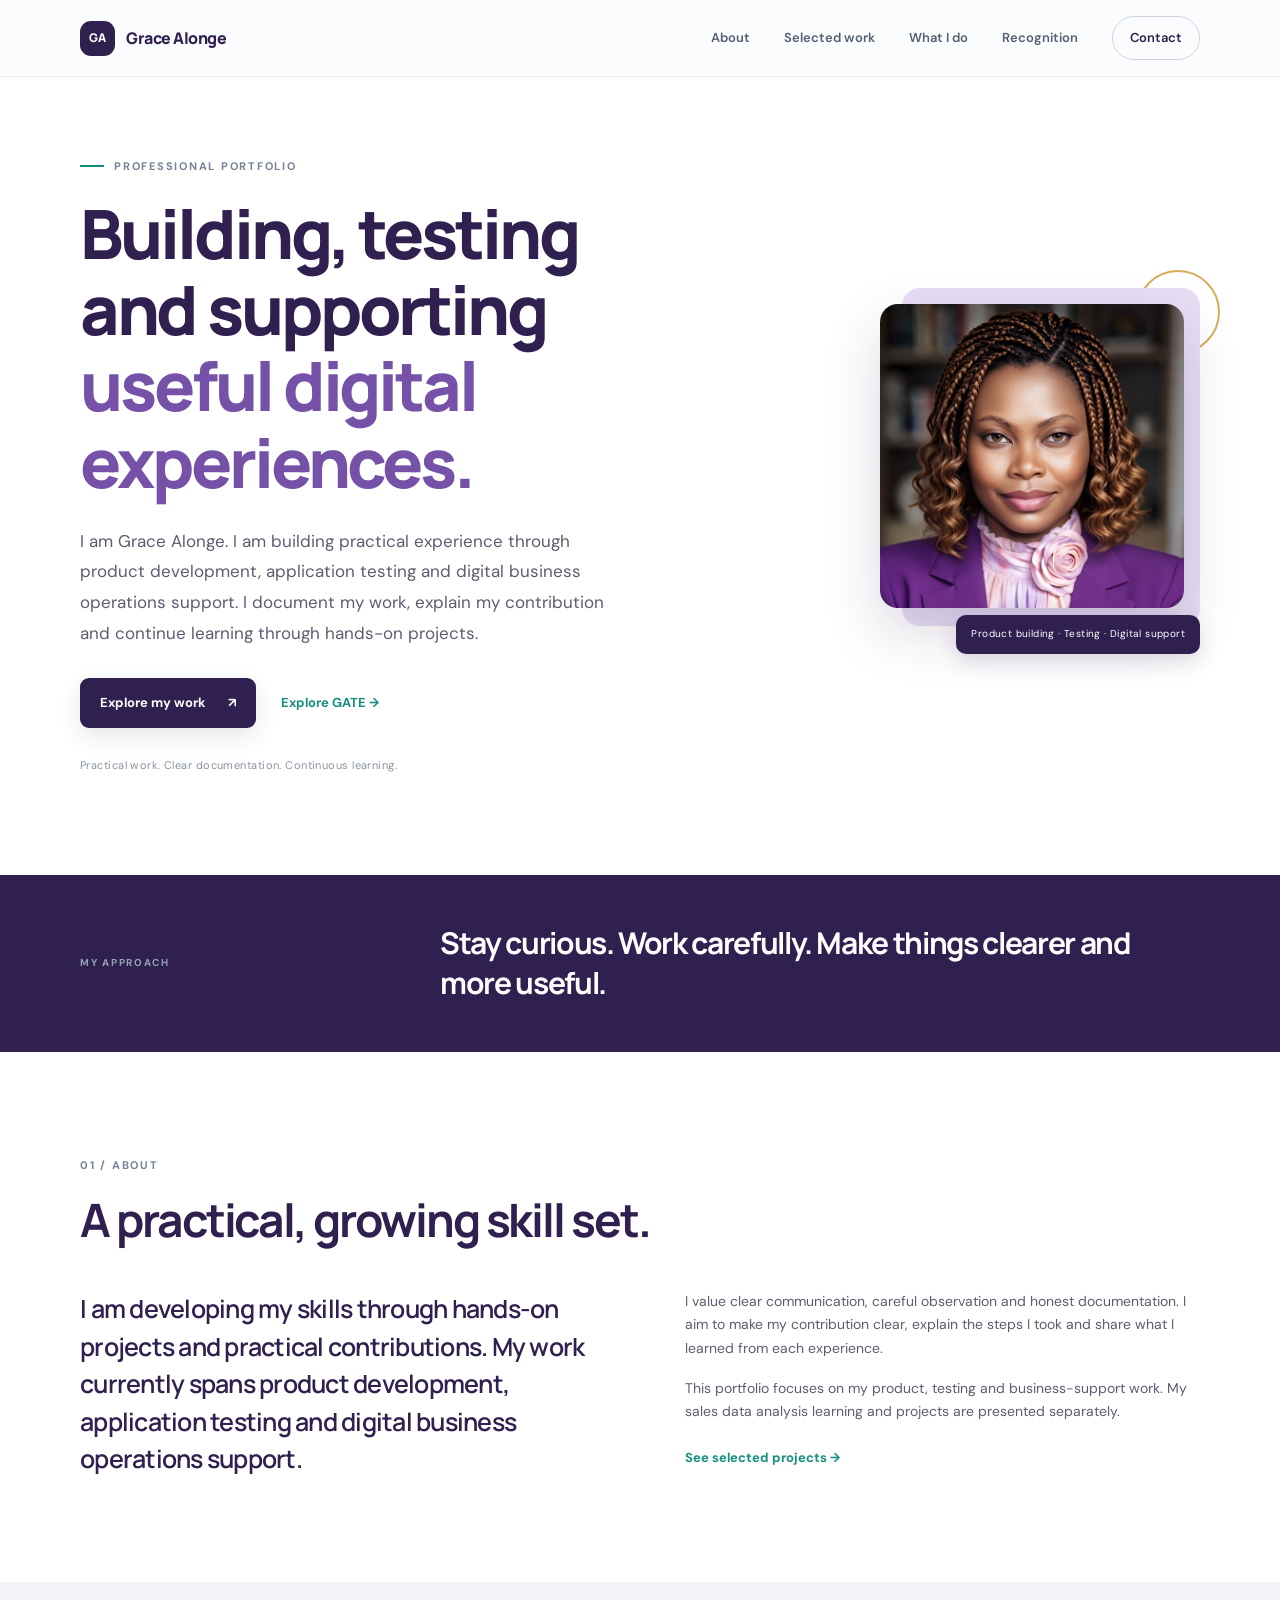
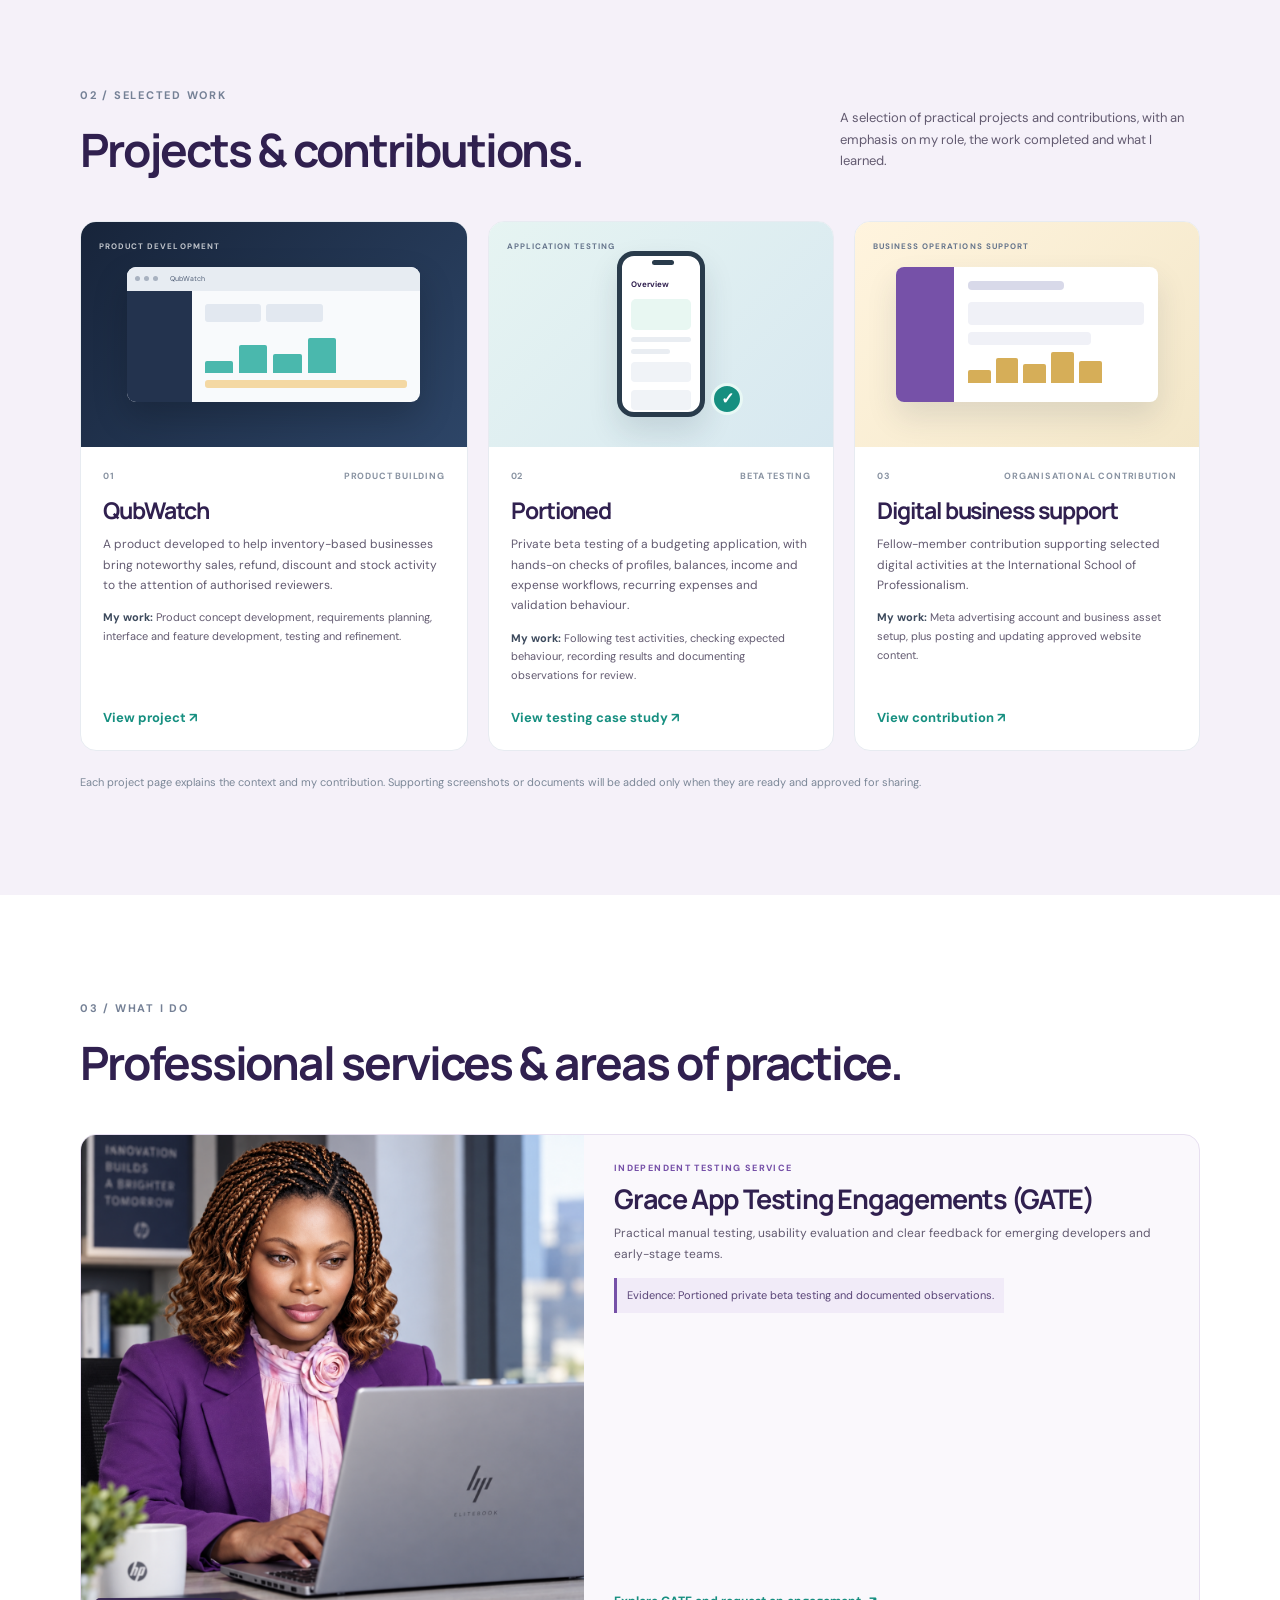
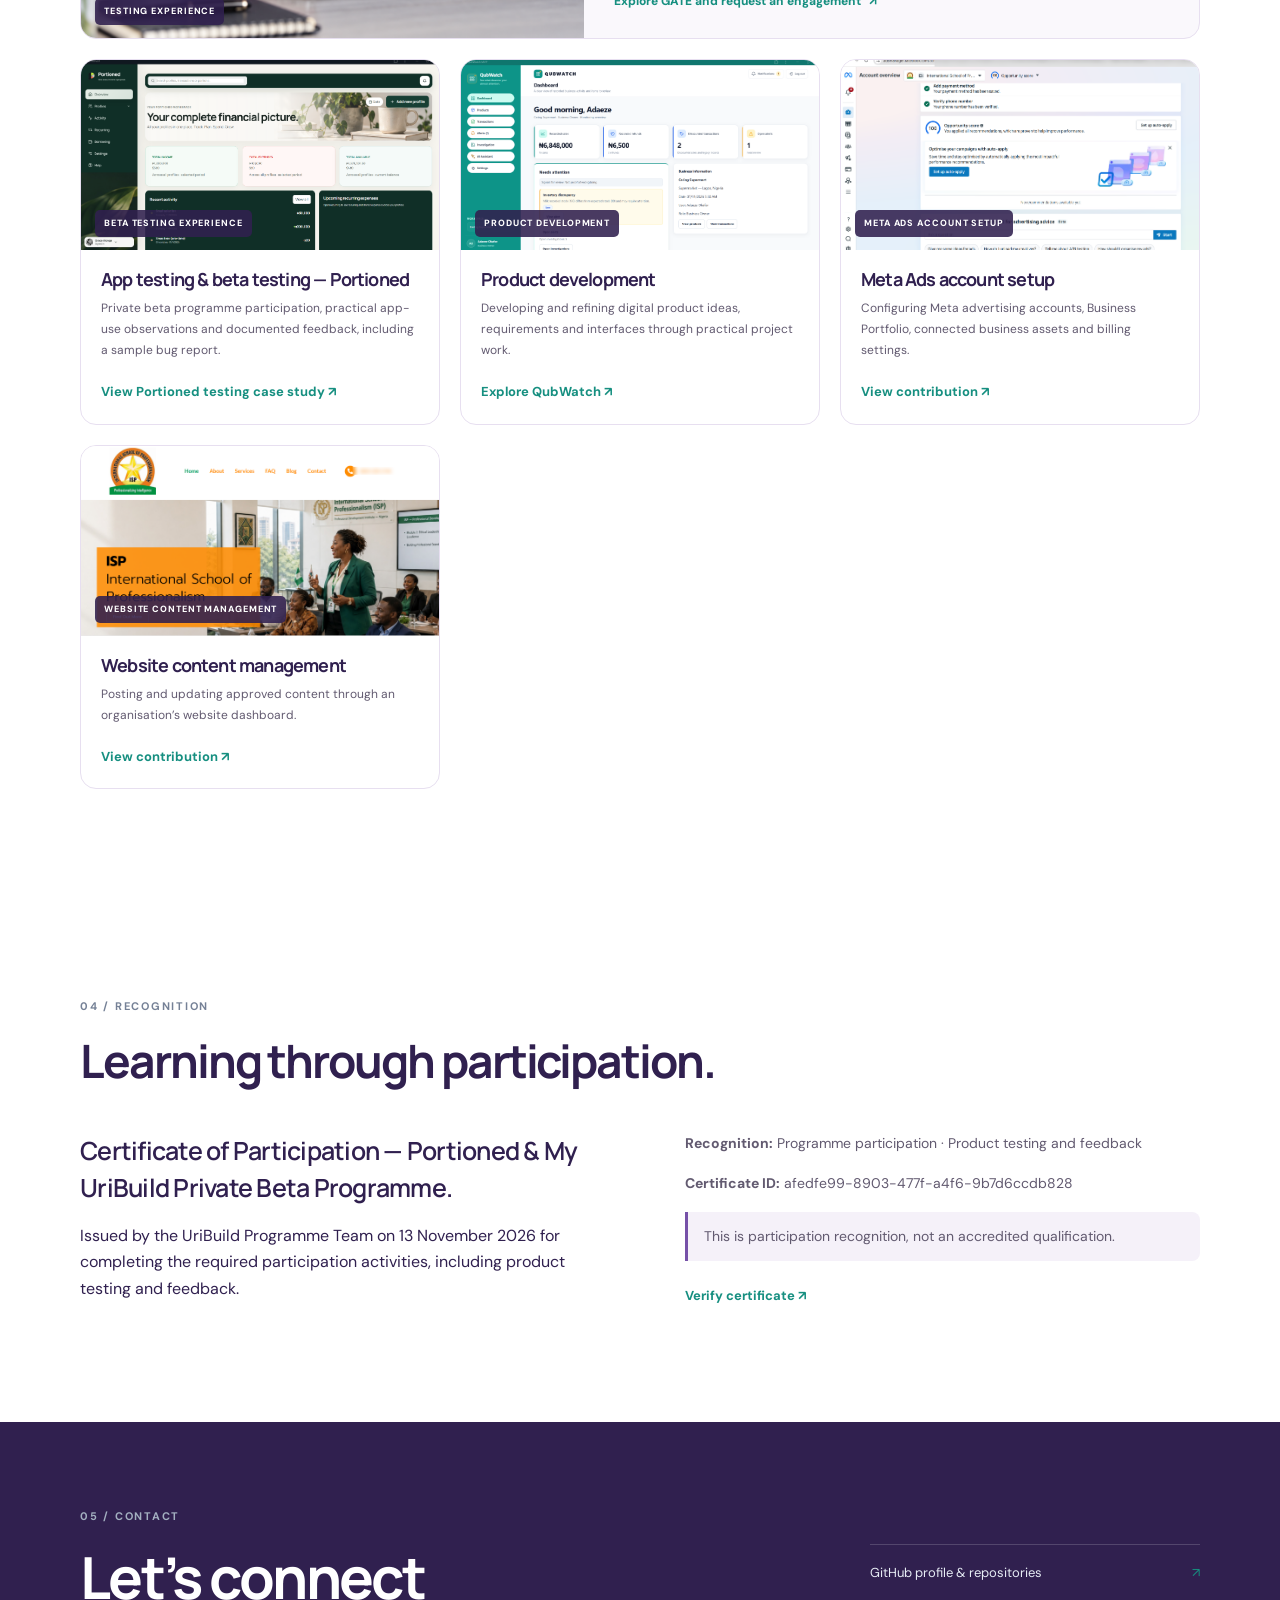
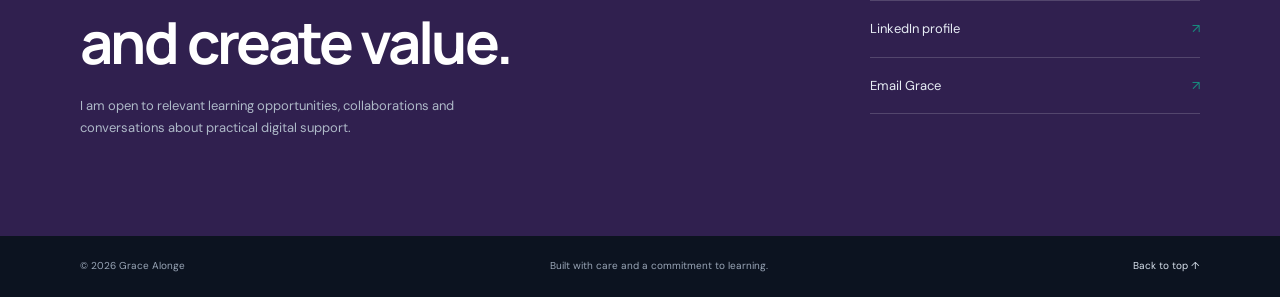
<file: index.html>
<!doctype html>
<html lang="en">
<head>
  <meta charset="utf-8">
  <meta name="viewport" content="width=device-width, initial-scale=1">
  <meta name="description" content="Portfolio of Grace Alonge — product building, application testing and digital business operations support.">
  <meta property="og:type" content="website">
  <meta property="og:title" content="Grace Alonge | Professional Portfolio">
  <meta property="og:description" content="Explore Grace Alonge's professional services, including app testing, product development and digital business support.">
  <meta property="og:url" content="https://gracealonge83-coder.github.io/">
  <meta property="og:image" content="https://gracealonge83-coder.github.io/assets/images/my3.png">
  <meta property="og:image:alt" content="Grace Alonge working at a laptop">
  <meta name="twitter:card" content="summary_large_image">
  <meta name="theme-color" content="#111827">
  <title>Grace Alonge | Digital Projects & Professional Portfolio</title>
  <link rel="preconnect" href="https://fonts.googleapis.com">
  <link rel="preconnect" href="https://fonts.gstatic.com" crossorigin>
  <link href="https://fonts.googleapis.com/css2?family=DM+Sans:wght@400;500;600;700&family=Manrope:wght@500;600;700;800&display=swap" rel="stylesheet">
  <link rel="stylesheet" href="assets/css/style.css">
</head>
<body>
  <a class="skip-link" href="#main">Skip to content</a>
  <header class="site-header">
    <nav class="nav container" aria-label="Main navigation">
      <a class="brand" href="#home" aria-label="Grace Alonge home"><span class="brand-mark">GA</span><span>Grace Alonge</span></a>
      <button class="menu-toggle" aria-expanded="false" aria-controls="nav-links" aria-label="Toggle navigation"><span></span><span></span><span></span></button>
      <div class="nav-links" id="nav-links">
        <a href="#about">About</a>
        <a href="#work">Selected work</a>
        <a href="#services">What I do</a>
        <a href="#recognition">Recognition</a>
        <a href="#contact" class="nav-contact">Contact</a>
      </div>
    </nav>
  </header>

  <main id="main">
    <section class="hero section container" id="home">
      <div class="hero-copy">
        <p class="eyebrow"><span class="eyebrow-line"></span> PROFESSIONAL PORTFOLIO</p>
        <h1>Building, testing and supporting <span>useful digital experiences.</span></h1>
        <p class="hero-lede">I am Grace Alonge. I am building practical experience through product development, application testing and digital business operations support. I document my work, explain my contribution and continue learning through hands-on projects.</p>
        <div class="hero-actions">
          <a class="button button-primary" href="#work">Explore my work <span aria-hidden="true">↗</span></a>
          <a class="text-link" href="#services">Explore GATE <span aria-hidden="true">→</span></a>
        </div>
        <p class="hero-note">Practical work. Clear documentation. Continuous learning.</p>
      </div>
      <div class="hero-photo-wrap">
        <span class="photo-accent photo-accent-one" aria-hidden="true"></span>
        <span class="photo-accent photo-accent-two" aria-hidden="true"></span>
        <img class="hero-photo" src="assets/images/InShot_20261104_145631067.jpg" alt="Portrait of Grace Alonge">
        <p class="photo-caption">Product building · Testing · Digital support</p>
      </div>
    </section>

    <section class="intro-strip">
      <div class="container intro-inner">
        <p>MY APPROACH</p>
        <h2>Stay curious. Work carefully. Make things clearer and more useful.</h2>
      </div>
    </section>

    <section class="section container" id="about">
      <div class="section-heading">
        <p class="eyebrow">01 / ABOUT</p>
        <h2>A practical, growing skill set.</h2>
      </div>
      <div class="about-grid">
        <p class="about-lede">I am developing my skills through hands-on projects and practical contributions. My work currently spans product development, application testing and digital business operations support.</p>
        <div class="about-detail">
          <p>I value clear communication, careful observation and honest documentation. I aim to make my contribution clear, explain the steps I took and share what I learned from each experience.</p>
          <p>This portfolio focuses on my product, testing and business-support work. My sales data analysis learning and projects are presented separately.</p>
          <a class="text-link" href="#work">See selected projects <span aria-hidden="true">→</span></a>
        </div>
      </div>
    </section>

    <section class="section work-section" id="work">
      <div class="container">
        <div class="section-heading heading-row">
          <div><p class="eyebrow">02 / SELECTED WORK</p><h2>Projects & contributions.</h2></div>
          <p class="heading-aside">A selection of practical projects and contributions, with an emphasis on my role, the work completed and what I learned.</p>
        </div>
        <div class="project-grid">
          <article class="project-card project-featured">
            <div class="project-visual visual-qubwatch"><span class="visual-label">PRODUCT DEVELOPMENT</span><div class="mock-window"><div class="mock-top"><i></i><i></i><i></i><span>QubWatch</span></div><div class="mock-content"><div class="mock-sidebar"></div><div class="mock-main"><b></b><b></b><div class="mock-bars"><i></i><i></i><i></i><i></i></div><div class="mock-alert"></div></div></div></div></div>
            <div class="project-info"><div class="project-meta"><span>01</span><span>Product building</span></div><h3>QubWatch</h3><p>A product developed to help inventory-based businesses bring noteworthy sales, refund, discount and stock activity to the attention of authorised reviewers.</p><p class="contribution"><strong>My work:</strong> Product concept development, requirements planning, interface and feature development, testing and refinement.</p><a class="text-link" href="projects/qubwatch/index.html">View project <span aria-hidden="true">↗</span></a></div>
          </article>
          <article class="project-card">
            <div class="project-visual visual-portioned"><span class="visual-label">APPLICATION TESTING</span><div class="phone-mock"><div class="phone-notch"></div><div class="phone-title">Overview</div><div class="phone-balance"></div><div class="phone-line"></div><div class="phone-line short"></div><div class="phone-tile"></div><div class="phone-tile"></div></div><span class="check-stamp">✓</span></div>
            <div class="project-info"><div class="project-meta"><span>02</span><span>Beta testing</span></div><h3>Portioned</h3><p>Private beta testing of a budgeting application, with hands-on checks of profiles, balances, income and expense workflows, recurring expenses and validation behaviour.</p><p class="contribution"><strong>My work:</strong> Following test activities, checking expected behaviour, recording results and documenting observations for review.</p><a class="text-link" href="projects/portioned/index.html">View testing case study <span aria-hidden="true">↗</span></a></div>
          </article>
          <article class="project-card">
            <div class="project-visual visual-operations"><span class="visual-label">BUSINESS OPERATIONS SUPPORT</span><div class="ops-window"><div class="ops-sidebar"></div><div class="ops-main"><div class="ops-heading"></div><div class="ops-block"></div><div class="ops-block small"></div><div class="ops-chart"><i></i><i></i><i></i><i></i><i></i></div></div></div></div>
            <div class="project-info"><div class="project-meta"><span>03</span><span>Organisational contribution</span></div><h3>Digital business support</h3><p>Fellow-member contribution supporting selected digital activities at the International School of Professionalism.</p><p class="contribution"><strong>My work:</strong> Meta advertising account and business asset setup, plus posting and updating approved website content.</p><a class="text-link" href="projects/business-operations/index.html">View contribution <span aria-hidden="true">↗</span></a></div>
          </article>
        </div>
        <p class="work-footnote">Each project page explains the context and my contribution. Supporting screenshots or documents will be added only when they are ready and approved for sharing.</p>
      </div>
    </section>

    <section class="section container" id="services">
      <div class="section-heading"><p class="eyebrow">03 / WHAT I DO</p><h2>Professional services & areas of practice.</h2></div>
      <div class="service-media-grid">
        <article class="service-media-card service-media-featured">
          <a class="service-media-image" href="projects/portioned/index.html" aria-label="View Portioned testing case study">
            <img src="assets/images/my3.png" alt="Grace Alonge working at a laptop in a professional office setting" loading="lazy" width="1248" height="1536">
            <span class="media-label">TESTING EXPERIENCE</span>
          </a>
          <div class="service-media-copy">
            <p class="service-kicker">INDEPENDENT TESTING SERVICE</p>
            <h3>Grace App Testing Engagements (GATE)</h3>
            <p>Practical manual testing, usability evaluation and clear feedback for emerging developers and early-stage teams.</p>
            <p class="service-proof">Evidence: Portioned private beta testing and documented observations.</p>
            <a class="service-feature-link" href="services/grace-app-testing-engagements/index.html">Explore GATE and request an engagement <span aria-hidden="true">↗</span></a>
          </div>
        </article>

        <article class="service-media-card">
          <a class="service-media-image" href="projects/portioned/index.html" aria-label="View Portioned private beta testing case study">
            <img src="assets/images/d13.png" alt="Portioned budgeting application dashboard used during private beta testing" loading="lazy" width="770" height="513">
            <span class="media-label">BETA TESTING EXPERIENCE</span>
          </a>
          <div class="service-media-copy">
            <h3>App testing &amp; beta testing — Portioned</h3>
            <p>Private beta programme participation, practical app-use observations and documented feedback, including a sample bug report.</p>
            <a class="text-link" href="projects/portioned/index.html">View Portioned testing case study <span aria-hidden="true">↗</span></a>
          </div>
        </article>

        <article class="service-media-card">
          <a class="service-media-image" href="projects/qubwatch/index.html" aria-label="View QubWatch product development project">
            <img src="assets/images/qub.png" alt="QubWatch MVP dashboard showing sales, refunds, discounts and an inventory alert" loading="lazy" width="770" height="513">
            <span class="media-label">PRODUCT DEVELOPMENT</span>
          </a>
          <div class="service-media-copy">
            <h3>Product development</h3>
            <p>Developing and refining digital product ideas, requirements and interfaces through practical project work.</p>
            <a class="text-link" href="projects/qubwatch/index.html">Explore QubWatch <span aria-hidden="true">↗</span></a>
          </div>
        </article>

        <article class="service-media-card">
          <a class="service-media-image" href="projects/business-operations/index.html" aria-label="View Meta Ads account setup contribution">
            <img src="assets/images/isp%20overview.png" alt="Meta Ads Manager account overview showing setup completion indicators" loading="lazy" width="770" height="513">
            <span class="media-label">META ADS ACCOUNT SETUP</span>
          </a>
          <div class="service-media-copy">
            <h3>Meta Ads account setup</h3>
            <p>Configuring Meta advertising accounts, Business Portfolio, connected business assets and billing settings.</p>
            <a class="text-link" href="projects/business-operations/index.html">View contribution <span aria-hidden="true">↗</span></a>
          </div>
        </article>

        <article class="service-media-card">
          <a class="service-media-image" href="projects/business-operations/index.html" aria-label="View website content management contribution">
            <img src="assets/images/isp-website-content-management-blurred.png" alt="International School of Professionalism website homepage, with its displayed contact number blurred for privacy" loading="lazy" width="1814" height="829">
            <span class="media-label">WEBSITE CONTENT MANAGEMENT</span>
          </a>
          <div class="service-media-copy">
            <h3>Website content management</h3>
            <p>Posting and updating approved content through an organisation’s website dashboard.</p>
            <a class="text-link" href="projects/business-operations/index.html">View contribution <span aria-hidden="true">↗</span></a>
          </div>
        </article>
      </div>
    </section>


    <section class="section container" id="recognition">
      <div class="section-heading"><p class="eyebrow">04 / RECOGNITION</p><h2>Learning through participation.</h2></div>
      <div class="about-grid">
        <div>
          <p class="about-lede">Certificate of Participation — Portioned & My UriBuild Private Beta Programme.</p>
          <p>Issued by the UriBuild Programme Team on 13 November 2026 for completing the required participation activities, including product testing and feedback.</p>
        </div>
        <div class="about-detail">
          <p><strong>Recognition:</strong> Programme participation · Product testing and feedback</p>
          <p><strong>Certificate ID:</strong> afedfe99-8903-477f-a4f6-9b7d6ccdb828</p>
          <p class="care-note">This is participation recognition, not an accredited qualification.</p>
          <a class="text-link" href="https://uribuild.com/recognition/afedfe99-8903-477f-a4f6-9b7d6ccdb828" target="_blank" rel="noreferrer">Verify certificate ↗</a>
        </div>
      </div>
    </section>

    <section class="contact-section" id="contact">
      <div class="container contact-inner">
        <div><p class="eyebrow">05 / CONTACT</p><h2>Let’s connect<br>and create value.</h2><p>I am open to relevant learning opportunities, collaborations and conversations about practical digital support.</p></div>
        <div class="contact-links">
          <a href="https://github.com/gracealonge83-coder" target="_blank" rel="noreferrer">GitHub profile & repositories <span>↗</span></a>
          <a href="https://www.linkedin.com/in/gracealonge83" target="_blank" rel="noreferrer">LinkedIn profile <span>↗</span></a>
          <a href="mailto:gracealongek@gmail.com">Email Grace <span>↗</span></a>
        </div>
      </div>
    </section>
  </main>
  <footer class="site-footer"><div class="container footer-inner"><span>© <span id="year"></span> Grace Alonge</span><span>Built with care and a commitment to learning.</span><a href="#home">Back to top ↑</a></div></footer>
  <script src="assets/js/main.js"></script>
</body>
</html>
</file>
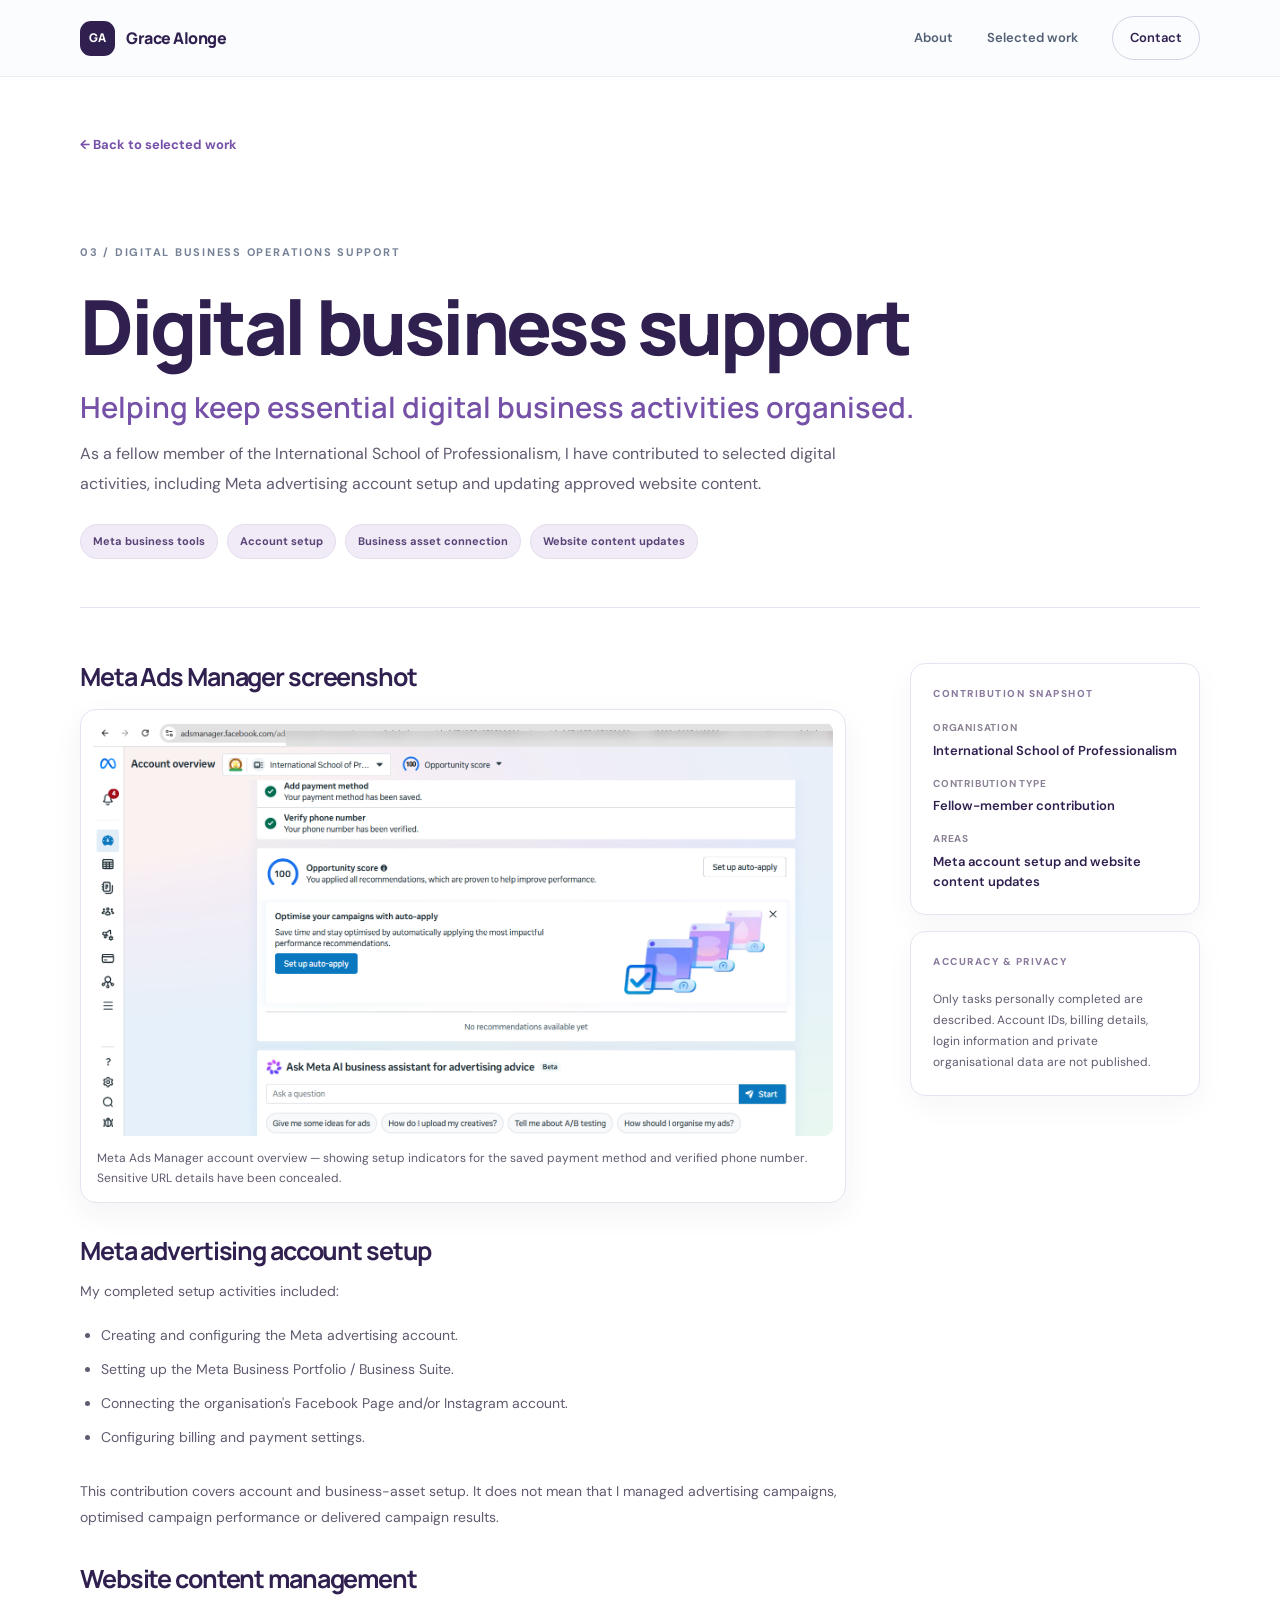
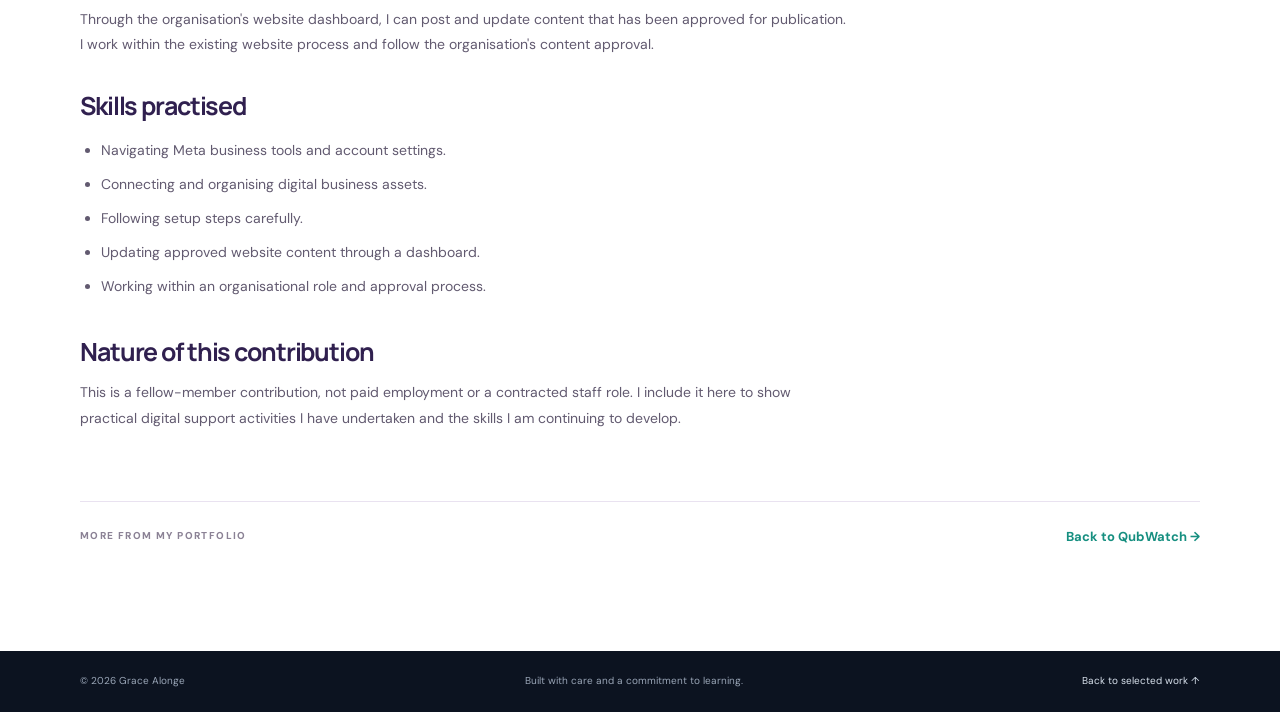
<file: projects/business-operations/index.html>
<!doctype html>
<html lang="en">
<head>
  <meta charset="utf-8">
  <meta name="viewport" content="width=device-width, initial-scale=1">
  <meta name="description" content="Digital business operations support contribution by Grace Alonge.">
  <title>Digital Business Support | Grace Alonge</title>
  <link rel="preconnect" href="https://fonts.googleapis.com">
  <link rel="preconnect" href="https://fonts.gstatic.com" crossorigin>
  <link href="https://fonts.googleapis.com/css2?family=DM+Sans:wght@400;500;600;700&family=Manrope:wght@500;600;700;800&display=swap" rel="stylesheet">
  <link rel="stylesheet" href="../../assets/css/style.css">
</head>
<body class="project-page">
  <header class="site-header"><nav class="nav container" aria-label="Main navigation">
    <a class="brand" href="../../index.html"><span class="brand-mark">GA</span><span>Grace Alonge</span></a>
    <div class="nav-links project-nav"><a href="../../index.html#about">About</a><a href="../../index.html#work">Selected work</a><a href="../../index.html#contact" class="nav-contact">Contact</a></div>
  </nav></header>
  <main id="main" class="project-main container">
    <a class="back-link" href="../../index.html#work">← Back to selected work</a>
    <section class="project-hero">
      <p class="eyebrow">03 / DIGITAL BUSINESS OPERATIONS SUPPORT</p>
      <h1>Digital business support</h1>
      <p class="project-intro">Helping keep essential digital business activities organised.</p>
      <p class="project-summary">As a fellow member of the International School of Professionalism, I have contributed to selected digital activities, including Meta advertising account setup and updating approved website content.</p>
      <div class="project-tags"><span>Meta business tools</span><span>Account setup</span><span>Business asset connection</span><span>Website content updates</span></div>
    </section>
    <section class="project-content-grid">
      <article class="project-content">
        <h2>Meta Ads Manager screenshot</h2>
        <figure class="project-screenshot">
          <img src="../../assets/images/isp%20overview.png" alt="Meta Ads Manager account overview showing account setup completion indicators" loading="lazy">
          <figcaption>Meta Ads Manager account overview — showing setup indicators for the saved payment method and verified phone number. Sensitive URL details have been concealed.</figcaption>
        </figure>
        <h2>Meta advertising account setup</h2>
        <p>My completed setup activities included:</p>
        <ul>
          <li>Creating and configuring the Meta advertising account.</li>
          <li>Setting up the Meta Business Portfolio / Business Suite.</li>
          <li>Connecting the organisation's Facebook Page and/or Instagram account.</li>
          <li>Configuring billing and payment settings.</li>
        </ul>
        <p>This contribution covers account and business-asset setup. It does not mean that I managed advertising campaigns, optimised campaign performance or delivered campaign results.</p>
        <h2>Website content management</h2>
        <p>Through the organisation's website dashboard, I can post and update content that has been approved for publication. I work within the existing website process and follow the organisation's content approval.</p>
        <h2>Skills practised</h2>
        <ul>
          <li>Navigating Meta business tools and account settings.</li>
          <li>Connecting and organising digital business assets.</li>
          <li>Following setup steps carefully.</li>
          <li>Updating approved website content through a dashboard.</li>
          <li>Working within an organisational role and approval process.</li>
        </ul>
        <h2>Nature of this contribution</h2>
        <p>This is a fellow-member contribution, not paid employment or a contracted staff role. I include it here to show practical digital support activities I have undertaken and the skills I am continuing to develop.</p>
      </article>
      <aside class="project-sidebar">
        <div class="detail-card"><p class="detail-label">CONTRIBUTION SNAPSHOT</p><dl><dt>Organisation</dt><dd>International School of Professionalism</dd><dt>Contribution type</dt><dd>Fellow-member contribution</dd><dt>Areas</dt><dd>Meta account setup and website content updates</dd></dl></div>
        <div class="detail-card"><p class="detail-label">ACCURACY & PRIVACY</p><p class="sidebar-copy">Only tasks personally completed are described. Account IDs, billing details, login information and private organisational data are not published.</p></div>
      </aside>
    </section>
    <div class="project-next"><span>MORE FROM MY PORTFOLIO</span><a href="../qubwatch/index.html">Back to QubWatch →</a></div>
  </main>
  <footer class="site-footer"><div class="container footer-inner"><span>© 2026 Grace Alonge</span><span>Built with care and a commitment to learning.</span><a href="../../index.html#work">Back to selected work ↑</a></div></footer>
</body>
</html>
</file>
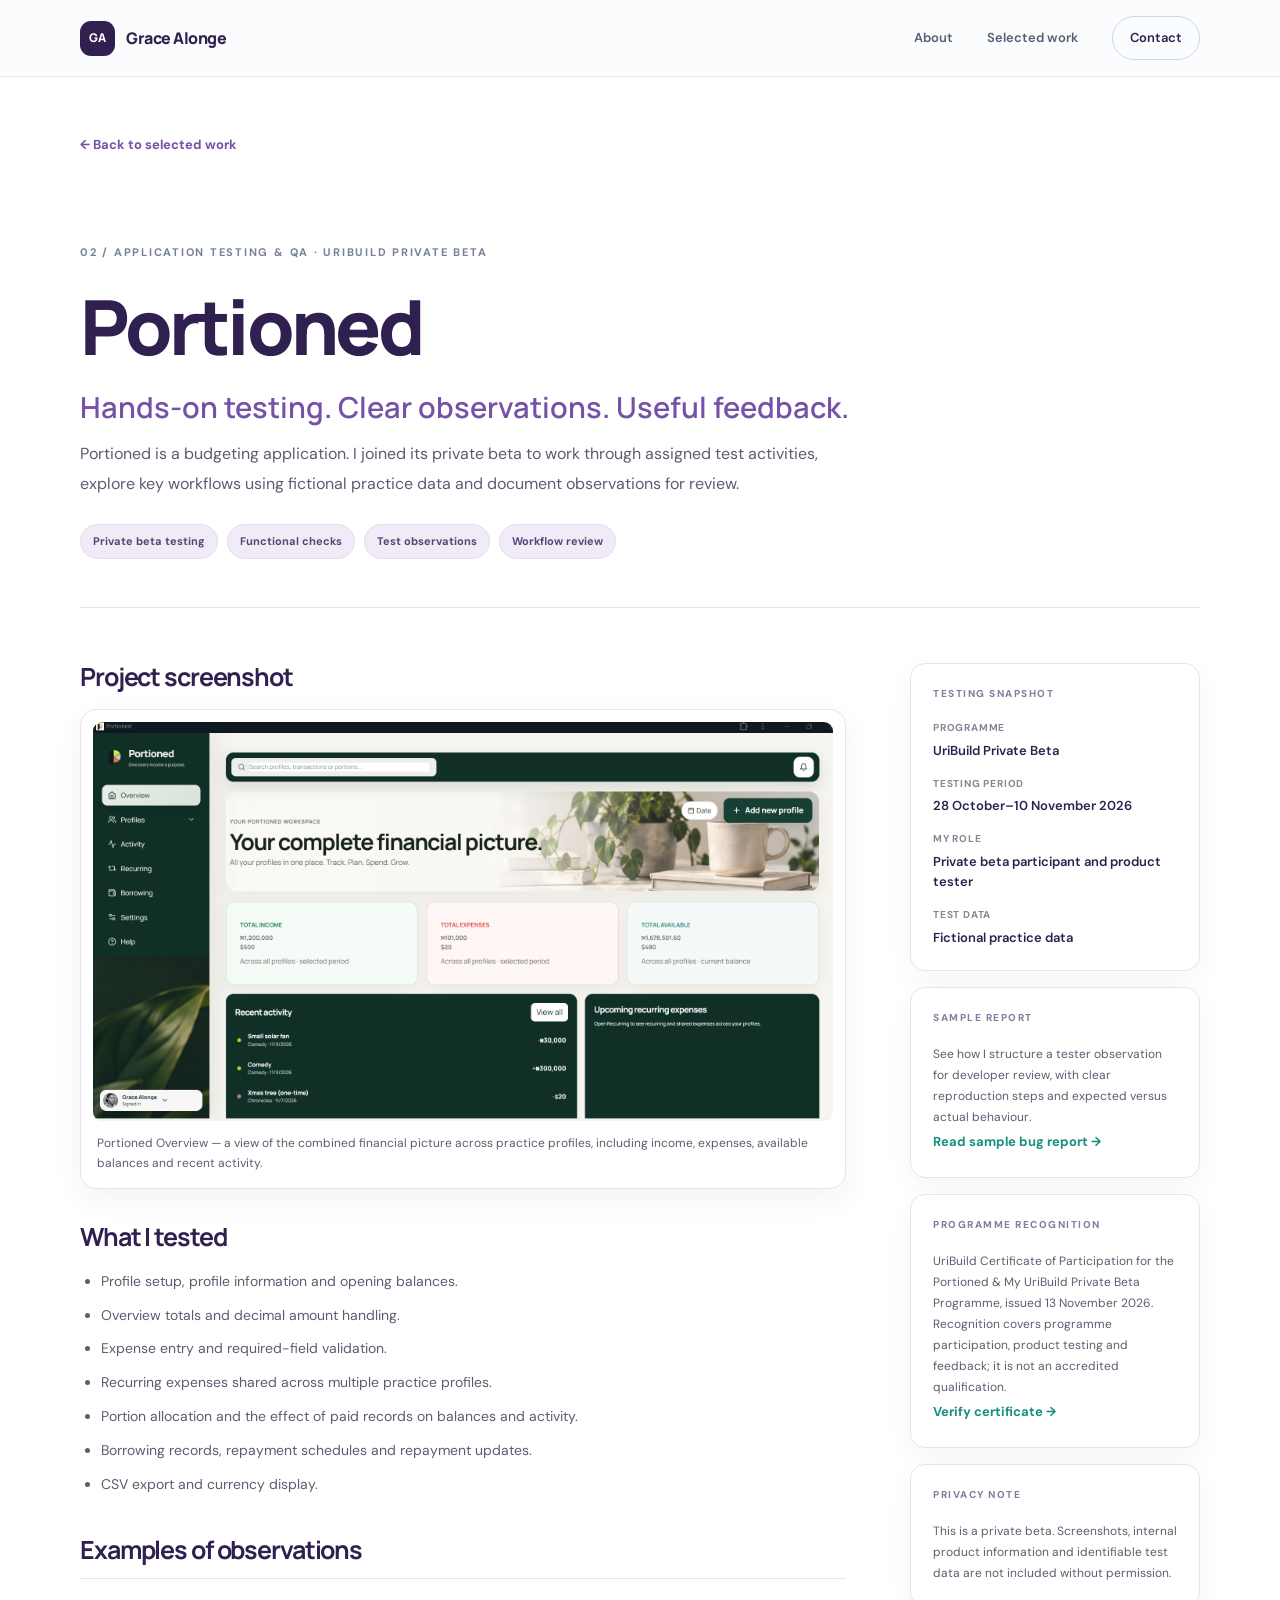
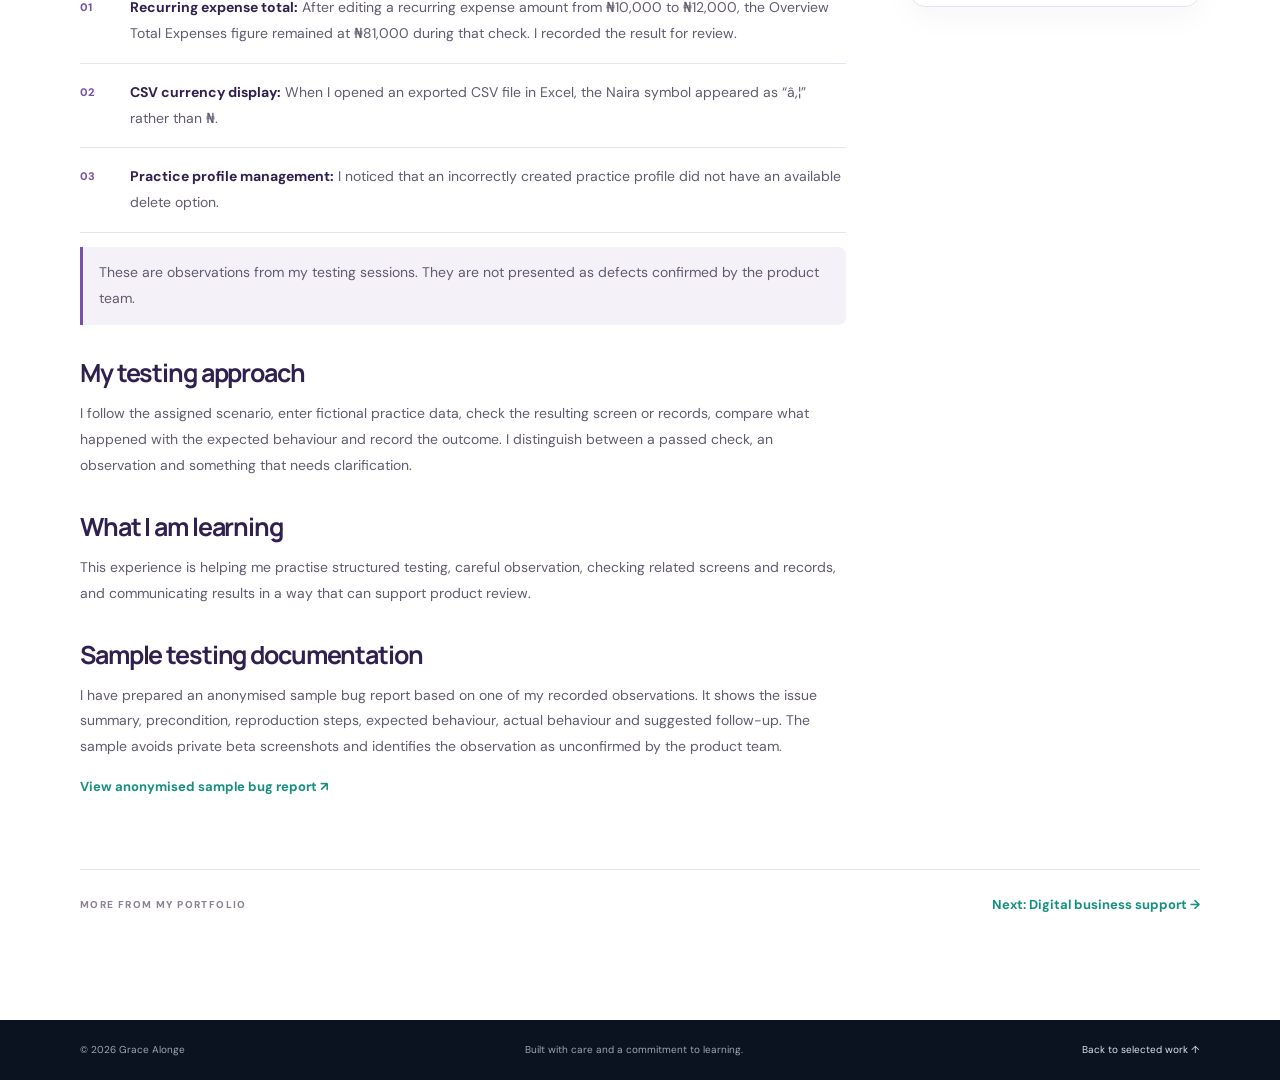
<file: projects/portioned/index.html>
<!doctype html>
<html lang="en">
<head>
  <meta charset="utf-8">
  <meta name="viewport" content="width=device-width, initial-scale=1">
  <meta name="description" content="Portioned private beta testing case study by Grace Alonge.">
  <title>Portioned | Grace Alonge</title>
  <link rel="preconnect" href="https://fonts.googleapis.com">
  <link rel="preconnect" href="https://fonts.gstatic.com" crossorigin>
  <link href="https://fonts.googleapis.com/css2?family=DM+Sans:wght@400;500;600;700&family=Manrope:wght@500;600;700;800&display=swap" rel="stylesheet">
  <link rel="stylesheet" href="../../assets/css/style.css">
</head>
<body class="project-page">
  <header class="site-header"><nav class="nav container" aria-label="Main navigation">
    <a class="brand" href="../../index.html"><span class="brand-mark">GA</span><span>Grace Alonge</span></a>
    <div class="nav-links project-nav"><a href="../../index.html#about">About</a><a href="../../index.html#work">Selected work</a><a href="../../index.html#contact" class="nav-contact">Contact</a></div>
  </nav></header>
  <main id="main" class="project-main container">
    <a class="back-link" href="../../index.html#work">← Back to selected work</a>
    <section class="project-hero">
      <p class="eyebrow">02 / APPLICATION TESTING & QA · URIBUILD PRIVATE BETA</p>
      <h1>Portioned</h1>
      <p class="project-intro">Hands-on testing. Clear observations. Useful feedback.</p>
      <p class="project-summary">Portioned is a budgeting application. I joined its private beta to work through assigned test activities, explore key workflows using fictional practice data and document observations for review.</p>
      <div class="project-tags"><span>Private beta testing</span><span>Functional checks</span><span>Test observations</span><span>Workflow review</span></div>
    </section>
    <section class="project-content-grid">
      <article class="project-content">
        <h2>Project screenshot</h2>
        <figure class="project-screenshot">
          <img src="../../assets/images/d13.png" alt="Portioned budgeting application Overview dashboard showing profiles, financial totals and recent activity" loading="lazy">
          <figcaption>Portioned Overview — a view of the combined financial picture across practice profiles, including income, expenses, available balances and recent activity.</figcaption>
        </figure>
        <h2>What I tested</h2>
        <ul>
          <li>Profile setup, profile information and opening balances.</li>
          <li>Overview totals and decimal amount handling.</li>
          <li>Expense entry and required-field validation.</li>
          <li>Recurring expenses shared across multiple practice profiles.</li>
          <li>Portion allocation and the effect of paid records on balances and activity.</li>
          <li>Borrowing records, repayment schedules and repayment updates.</li>
          <li>CSV export and currency display.</li>
        </ul>
        <h2>Examples of observations</h2>
        <div class="observation-list">
          <div><span class="observation-number">01</span><p><strong>Recurring expense total:</strong> After editing a recurring expense amount from ₦10,000 to ₦12,000, the Overview Total Expenses figure remained at ₦81,000 during that check. I recorded the result for review.</p></div>
          <div><span class="observation-number">02</span><p><strong>CSV currency display:</strong> When I opened an exported CSV file in Excel, the Naira symbol appeared as “â‚¦” rather than ₦.</p></div>
          <div><span class="observation-number">03</span><p><strong>Practice profile management:</strong> I noticed that an incorrectly created practice profile did not have an available delete option.</p></div>
        </div>
        <p class="care-note">These are observations from my testing sessions. They are not presented as defects confirmed by the product team.</p>
        <h2>My testing approach</h2>
        <p>I follow the assigned scenario, enter fictional practice data, check the resulting screen or records, compare what happened with the expected behaviour and record the outcome. I distinguish between a passed check, an observation and something that needs clarification.</p>
        <h2>What I am learning</h2>
        <p>This experience is helping me practise structured testing, careful observation, checking related screens and records, and communicating results in a way that can support product review.</p>
        <h2>Sample testing documentation</h2>
        <p>I have prepared an anonymised sample bug report based on one of my recorded observations. It shows the issue summary, precondition, reproduction steps, expected behaviour, actual behaviour and suggested follow-up. The sample avoids private beta screenshots and identifies the observation as unconfirmed by the product team.</p>
        <p><a class="text-link" href="sample-bug-report.html">View anonymised sample bug report ↗</a></p>
      </article>
      <aside class="project-sidebar">
        <div class="detail-card"><p class="detail-label">TESTING SNAPSHOT</p><dl><dt>Programme</dt><dd>UriBuild Private Beta</dd><dt>Testing period</dt><dd>28 October–10 November 2026</dd><dt>My role</dt><dd>Private beta participant and product tester</dd><dt>Test data</dt><dd>Fictional practice data</dd></dl></div>
        <div class="detail-card"><p class="detail-label">SAMPLE REPORT</p><p class="sidebar-copy">See how I structure a tester observation for developer review, with clear reproduction steps and expected versus actual behaviour.</p><a class="sidebar-link" href="sample-bug-report.html">Read sample bug report →</a></div>

        <div class="detail-card"><p class="detail-label">PROGRAMME RECOGNITION</p><p class="sidebar-copy">UriBuild Certificate of Participation for the Portioned & My UriBuild Private Beta Programme, issued 13 November 2026. Recognition covers programme participation, product testing and feedback; it is not an accredited qualification.</p><a class="sidebar-link" href="https://uribuild.com/recognition/afedfe99-8903-477f-a4f6-9b7d6ccdb828" target="_blank" rel="noreferrer">Verify certificate →</a></div>
        <div class="detail-card"><p class="detail-label">PRIVACY NOTE</p><p class="sidebar-copy">This is a private beta. Screenshots, internal product information and identifiable test data are not included without permission.</p></div>
      </aside>
    </section>
    <div class="project-next"><span>MORE FROM MY PORTFOLIO</span><a href="../business-operations/index.html">Next: Digital business support →</a></div>
  </main>
  <footer class="site-footer"><div class="container footer-inner"><span>© 2026 Grace Alonge</span><span>Built with care and a commitment to learning.</span><a href="../../index.html#work">Back to selected work ↑</a></div></footer>
</body>
</html>
</file>
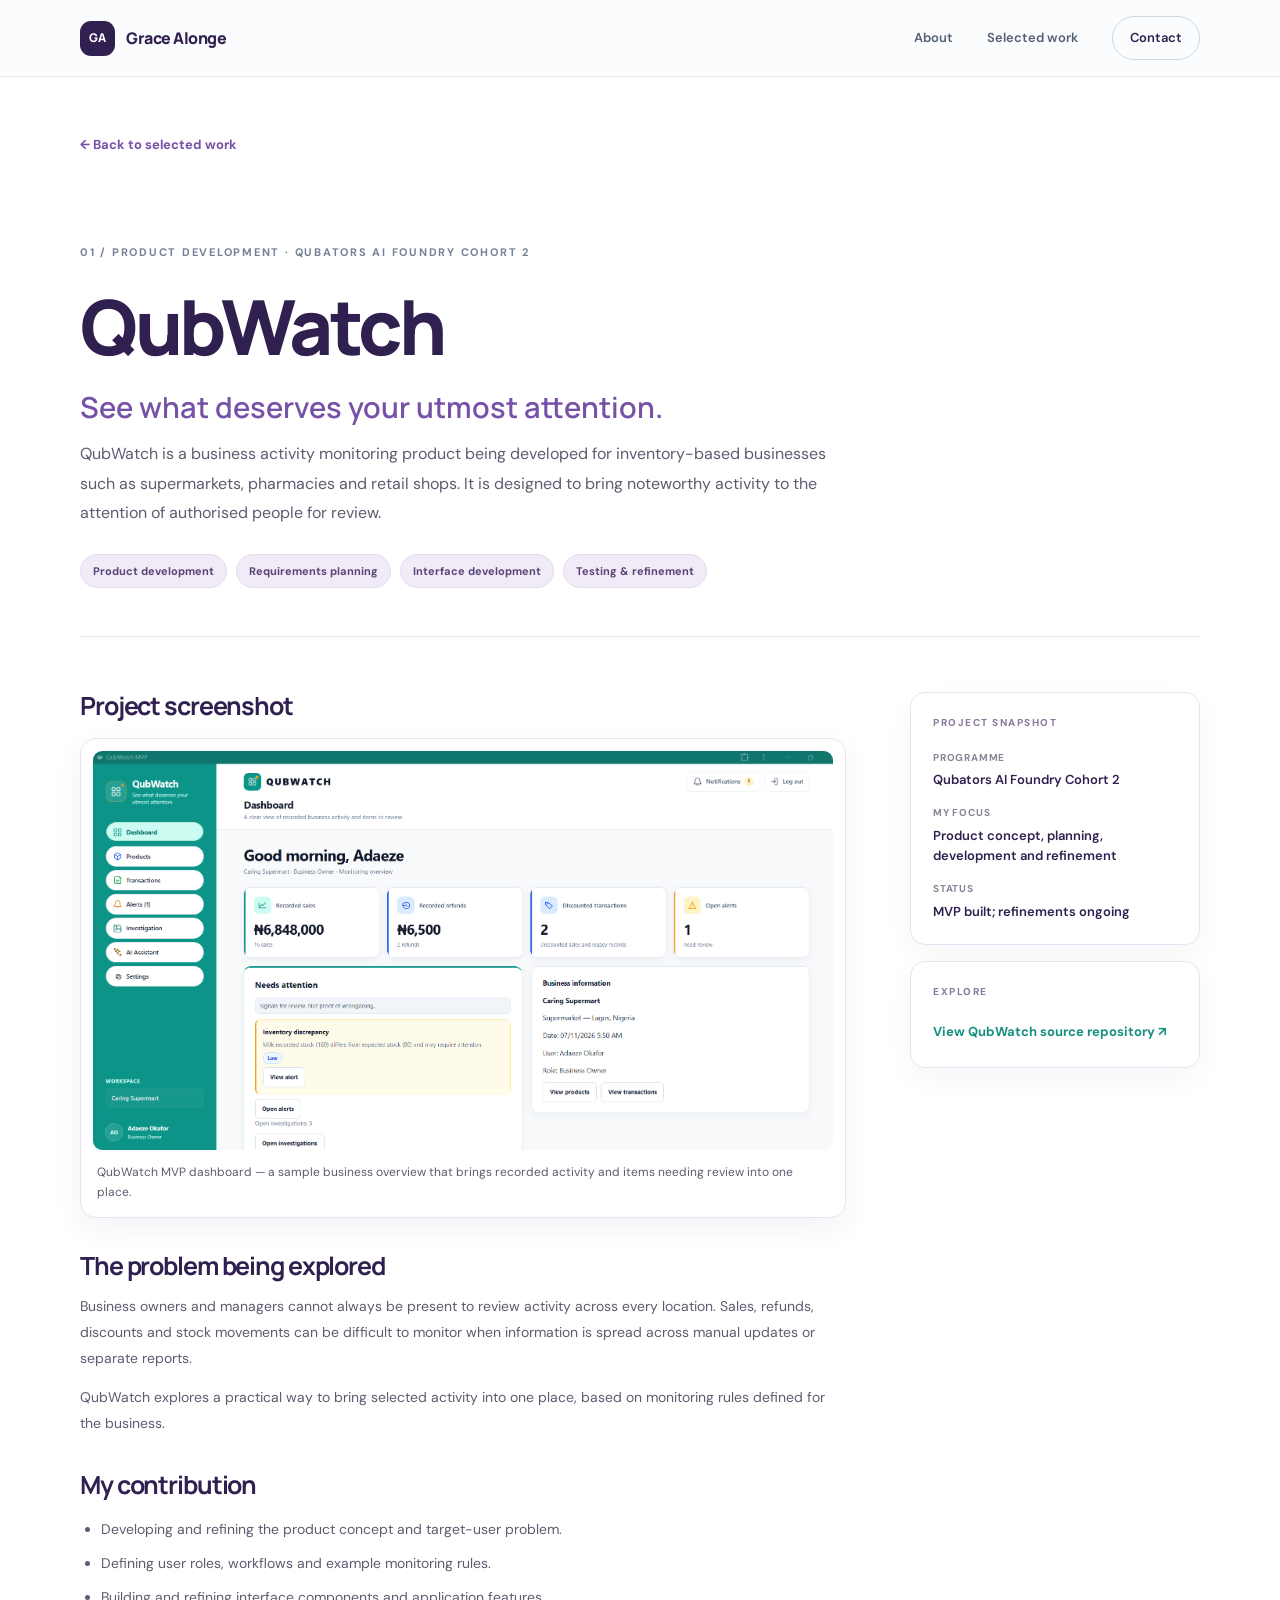
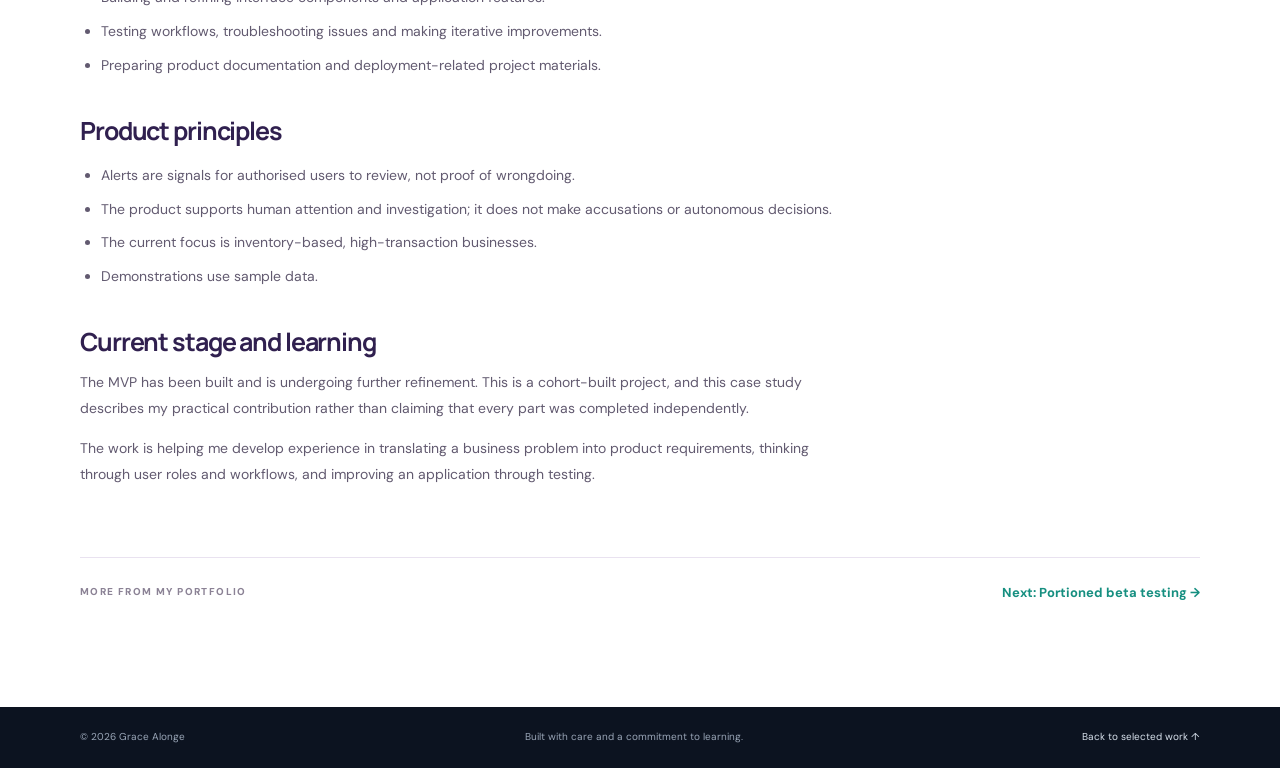
<file: projects/qubwatch/index.html>
<!doctype html>
<html lang="en">
<head>
  <meta charset="utf-8">
  <meta name="viewport" content="width=device-width, initial-scale=1">
  <meta name="description" content="QubWatch product development case study by Grace Alonge.">
  <title>QubWatch | Grace Alonge</title>
  <link rel="preconnect" href="https://fonts.googleapis.com">
  <link rel="preconnect" href="https://fonts.gstatic.com" crossorigin>
  <link href="https://fonts.googleapis.com/css2?family=DM+Sans:wght@400;500;600;700&family=Manrope:wght@500;600;700;800&display=swap" rel="stylesheet">
  <link rel="stylesheet" href="../../assets/css/style.css">
</head>
<body class="project-page">
  <header class="site-header"><nav class="nav container" aria-label="Main navigation">
    <a class="brand" href="../../index.html"><span class="brand-mark">GA</span><span>Grace Alonge</span></a>
    <div class="nav-links project-nav"><a href="../../index.html#about">About</a><a href="../../index.html#work">Selected work</a><a href="../../index.html#contact" class="nav-contact">Contact</a></div>
  </nav></header>
  <main id="main" class="project-main container">
    <a class="back-link" href="../../index.html#work">← Back to selected work</a>
    <section class="project-hero">
      <p class="eyebrow">01 / PRODUCT DEVELOPMENT · QUBATORS AI FOUNDRY COHORT 2</p>
      <h1>QubWatch</h1>
      <p class="project-intro">See what deserves your utmost attention.</p>
      <p class="project-summary">QubWatch is a business activity monitoring product being developed for inventory-based businesses such as supermarkets, pharmacies and retail shops. It is designed to bring noteworthy activity to the attention of authorised people for review.</p>
      <div class="project-tags"><span>Product development</span><span>Requirements planning</span><span>Interface development</span><span>Testing & refinement</span></div>
    </section>
    <section class="project-content-grid">
      <article class="project-content">
        <h2>Project screenshot</h2>
        <figure class="project-screenshot">
          <img src="../../assets/images/qub.png" alt="QubWatch MVP dashboard showing recorded sales, refunds, discounted transactions and an inventory alert" loading="lazy">
          <figcaption>QubWatch MVP dashboard — a sample business overview that brings recorded activity and items needing review into one place.</figcaption>
        </figure>
        <h2>The problem being explored</h2>
        <p>Business owners and managers cannot always be present to review activity across every location. Sales, refunds, discounts and stock movements can be difficult to monitor when information is spread across manual updates or separate reports.</p>
        <p>QubWatch explores a practical way to bring selected activity into one place, based on monitoring rules defined for the business.</p>
        <h2>My contribution</h2>
        <ul>
          <li>Developing and refining the product concept and target-user problem.</li>
          <li>Defining user roles, workflows and example monitoring rules.</li>
          <li>Building and refining interface components and application features.</li>
          <li>Testing workflows, troubleshooting issues and making iterative improvements.</li>
          <li>Preparing product documentation and deployment-related project materials.</li>
        </ul>
        <h2>Product principles</h2>
        <ul>
          <li>Alerts are signals for authorised users to review, not proof of wrongdoing.</li>
          <li>The product supports human attention and investigation; it does not make accusations or autonomous decisions.</li>
          <li>The current focus is inventory-based, high-transaction businesses.</li>
          <li>Demonstrations use sample data.</li>
        </ul>
        <h2>Current stage and learning</h2>
        <p>The MVP has been built and is undergoing further refinement. This is a cohort-built project, and this case study describes my practical contribution rather than claiming that every part was completed independently.</p>
        <p>The work is helping me develop experience in translating a business problem into product requirements, thinking through user roles and workflows, and improving an application through testing.</p>
      </article>
      <aside class="project-sidebar">
        <div class="detail-card"><p class="detail-label">PROJECT SNAPSHOT</p><dl><dt>Programme</dt><dd>Qubators AI Foundry Cohort 2</dd><dt>My focus</dt><dd>Product concept, planning, development and refinement</dd><dt>Status</dt><dd>MVP built; refinements ongoing</dd></dl></div>
        <div class="detail-card"><p class="detail-label">EXPLORE</p><a class="sidebar-link" href="https://github.com/gracealonge83-coder/qubwatch-mvp" target="_blank" rel="noreferrer">View QubWatch source repository ↗</a></div>
      </aside>
    </section>
    <div class="project-next"><span>MORE FROM MY PORTFOLIO</span><a href="../portioned/index.html">Next: Portioned beta testing →</a></div>
  </main>
  <footer class="site-footer"><div class="container footer-inner"><span>© 2026 Grace Alonge</span><span>Built with care and a commitment to learning.</span><a href="../../index.html#work">Back to selected work ↑</a></div></footer>
</body>
</html>
</file>
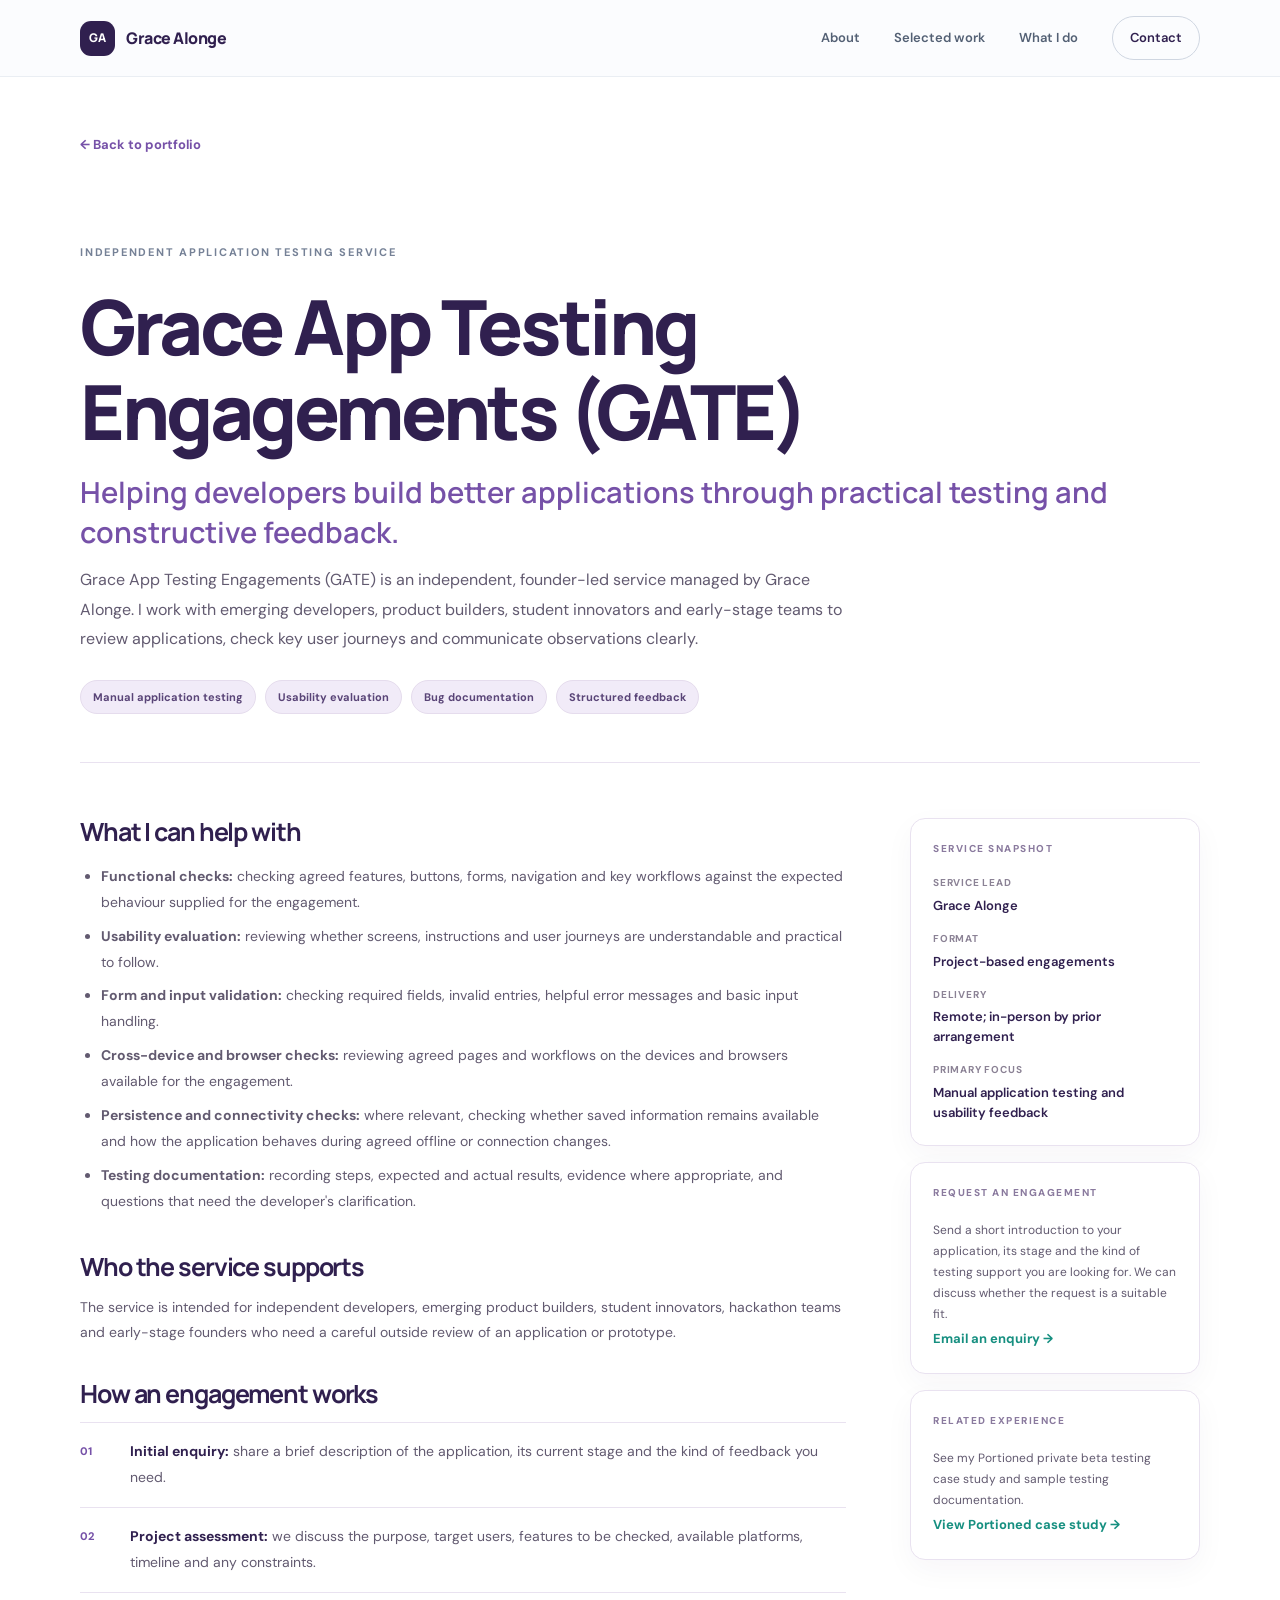
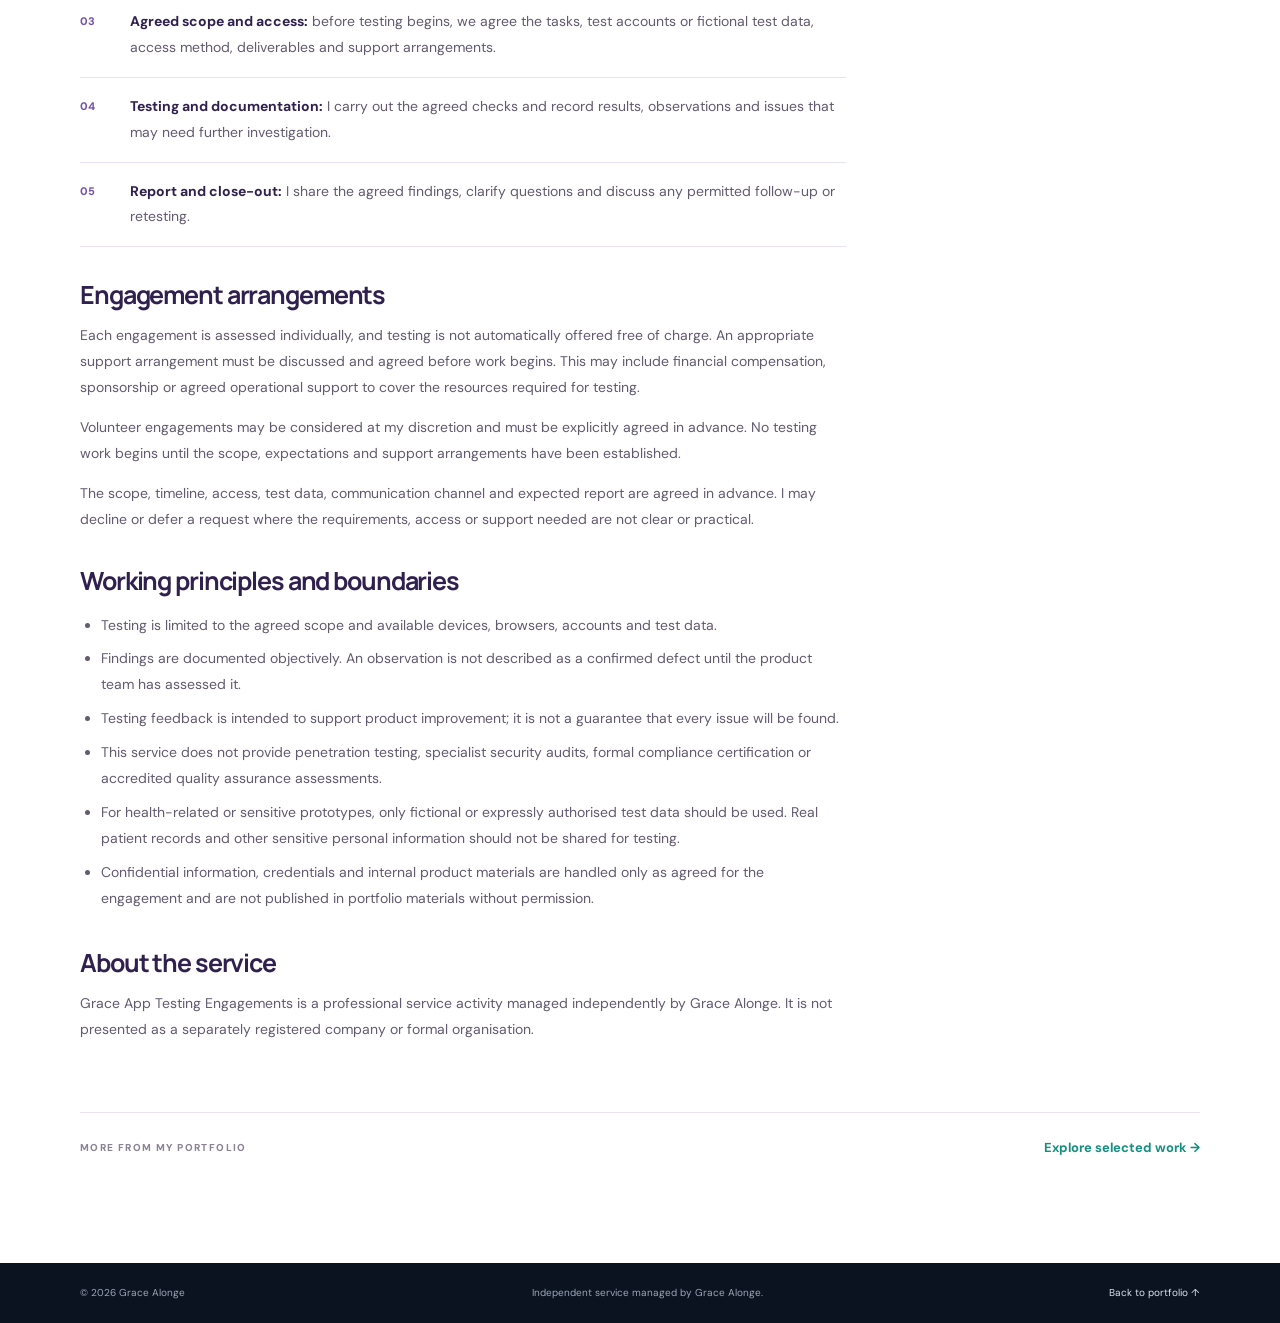
<file: services/grace-app-testing-engagements/index.html>
<!doctype html>
<html lang="en">
<head>
  <meta charset="utf-8">
  <meta name="viewport" content="width=device-width, initial-scale=1">
  <meta name="description" content="Grace App Testing Engagements — practical manual application testing, usability feedback and clear reporting by Grace Alonge.">
  <title>Grace App Testing Engagements (GATE) | Grace Alonge</title>
  <link rel="preconnect" href="https://fonts.googleapis.com">
  <link rel="preconnect" href="https://fonts.gstatic.com" crossorigin>
  <link href="https://fonts.googleapis.com/css2?family=DM+Sans:wght@400;500;600;700&family=Manrope:wght@500;600;700;800&display=swap" rel="stylesheet">
  <link rel="stylesheet" href="../../assets/css/style.css">
</head>
<body class="project-page">
  <header class="site-header"><nav class="nav container" aria-label="Main navigation">
    <a class="brand" href="../../index.html"><span class="brand-mark">GA</span><span>Grace Alonge</span></a>
    <div class="nav-links project-nav">
      <a href="../../index.html#about">About</a>
      <a href="../../index.html#work">Selected work</a>
      <a href="../../index.html#services">What I do</a>
      <a href="../../index.html#contact" class="nav-contact">Contact</a>
    </div>
  </nav></header>

  <main id="main" class="project-main container">
    <a class="back-link" href="../../index.html#work">← Back to portfolio</a>
    <section class="project-hero">
      <p class="eyebrow">INDEPENDENT APPLICATION TESTING SERVICE</p>
      <h1>Grace App Testing Engagements (GATE)</h1>
      <p class="project-intro">Helping developers build better applications through practical testing and constructive feedback.</p>
      <p class="project-summary">Grace App Testing Engagements (GATE) is an independent, founder-led service managed by Grace Alonge. I work with emerging developers, product builders, student innovators and early-stage teams to review applications, check key user journeys and communicate observations clearly.</p>
      <div class="project-tags"><span>Manual application testing</span><span>Usability evaluation</span><span>Bug documentation</span><span>Structured feedback</span></div>
    </section>

    <section class="project-content-grid">
      <article class="project-content">
        <h2>What I can help with</h2>
        <ul>
          <li><strong>Functional checks:</strong> checking agreed features, buttons, forms, navigation and key workflows against the expected behaviour supplied for the engagement.</li>
          <li><strong>Usability evaluation:</strong> reviewing whether screens, instructions and user journeys are understandable and practical to follow.</li>
          <li><strong>Form and input validation:</strong> checking required fields, invalid entries, helpful error messages and basic input handling.</li>
          <li><strong>Cross-device and browser checks:</strong> reviewing agreed pages and workflows on the devices and browsers available for the engagement.</li>
          <li><strong>Persistence and connectivity checks:</strong> where relevant, checking whether saved information remains available and how the application behaves during agreed offline or connection changes.</li>
          <li><strong>Testing documentation:</strong> recording steps, expected and actual results, evidence where appropriate, and questions that need the developer's clarification.</li>
        </ul>

        <h2>Who the service supports</h2>
        <p>The service is intended for independent developers, emerging product builders, student innovators, hackathon teams and early-stage founders who need a careful outside review of an application or prototype.</p>

        <h2>How an engagement works</h2>
        <div class="observation-list">
          <div><span class="observation-number">01</span><p><strong>Initial enquiry:</strong> share a brief description of the application, its current stage and the kind of feedback you need.</p></div>
          <div><span class="observation-number">02</span><p><strong>Project assessment:</strong> we discuss the purpose, target users, features to be checked, available platforms, timeline and any constraints.</p></div>
          <div><span class="observation-number">03</span><p><strong>Agreed scope and access:</strong> before testing begins, we agree the tasks, test accounts or fictional test data, access method, deliverables and support arrangements.</p></div>
          <div><span class="observation-number">04</span><p><strong>Testing and documentation:</strong> I carry out the agreed checks and record results, observations and issues that may need further investigation.</p></div>
          <div><span class="observation-number">05</span><p><strong>Report and close-out:</strong> I share the agreed findings, clarify questions and discuss any permitted follow-up or retesting.</p></div>
        </div>

        <h2>Engagement arrangements</h2>
        <p>Each engagement is assessed individually, and testing is not automatically offered free of charge. An appropriate support arrangement must be discussed and agreed before work begins. This may include financial compensation, sponsorship or agreed operational support to cover the resources required for testing.</p>
        <p>Volunteer engagements may be considered at my discretion and must be explicitly agreed in advance. No testing work begins until the scope, expectations and support arrangements have been established.</p>
        <p>The scope, timeline, access, test data, communication channel and expected report are agreed in advance. I may decline or defer a request where the requirements, access or support needed are not clear or practical.</p>

        <h2>Working principles and boundaries</h2>
        <ul>
          <li>Testing is limited to the agreed scope and available devices, browsers, accounts and test data.</li>
          <li>Findings are documented objectively. An observation is not described as a confirmed defect until the product team has assessed it.</li>
          <li>Testing feedback is intended to support product improvement; it is not a guarantee that every issue will be found.</li>
          <li>This service does not provide penetration testing, specialist security audits, formal compliance certification or accredited quality assurance assessments.</li>
          <li>For health-related or sensitive prototypes, only fictional or expressly authorised test data should be used. Real patient records and other sensitive personal information should not be shared for testing.</li>
          <li>Confidential information, credentials and internal product materials are handled only as agreed for the engagement and are not published in portfolio materials without permission.</li>
        </ul>

        <h2>About the service</h2>
        <p>Grace App Testing Engagements is a professional service activity managed independently by Grace Alonge. It is not presented as a separately registered company or formal organisation.</p>
      </article>

      <aside class="project-sidebar">
        <div class="detail-card">
          <p class="detail-label">SERVICE SNAPSHOT</p>
          <dl>
            <dt>Service lead</dt><dd>Grace Alonge</dd>
            <dt>Format</dt><dd>Project-based engagements</dd>
            <dt>Delivery</dt><dd>Remote; in-person by prior arrangement</dd>
            <dt>Primary focus</dt><dd>Manual application testing and usability feedback</dd>
          </dl>
        </div>
        <div class="detail-card">
          <p class="detail-label">REQUEST AN ENGAGEMENT</p>
          <p class="sidebar-copy">Send a short introduction to your application, its stage and the kind of testing support you are looking for. We can discuss whether the request is a suitable fit.</p>
          <a class="sidebar-link" href="mailto:gracealongek@gmail.com?subject=Grace%20App%20Testing%20Engagement%20Enquiry">Email an enquiry →</a>
        </div>
        <div class="detail-card">
          <p class="detail-label">RELATED EXPERIENCE</p>
          <p class="sidebar-copy">See my Portioned private beta testing case study and sample testing documentation.</p>
          <a class="sidebar-link" href="../../projects/portioned/index.html">View Portioned case study →</a>
        </div>
      </aside>
    </section>

    <div class="project-next"><span>MORE FROM MY PORTFOLIO</span><a href="../../index.html#work">Explore selected work →</a></div>
  </main>
  <footer class="site-footer"><div class="container footer-inner"><span>© 2026 Grace Alonge</span><span>Independent service managed by Grace Alonge.</span><a href="../../index.html">Back to portfolio ↑</a></div></footer>
</body>
</html>
</file>
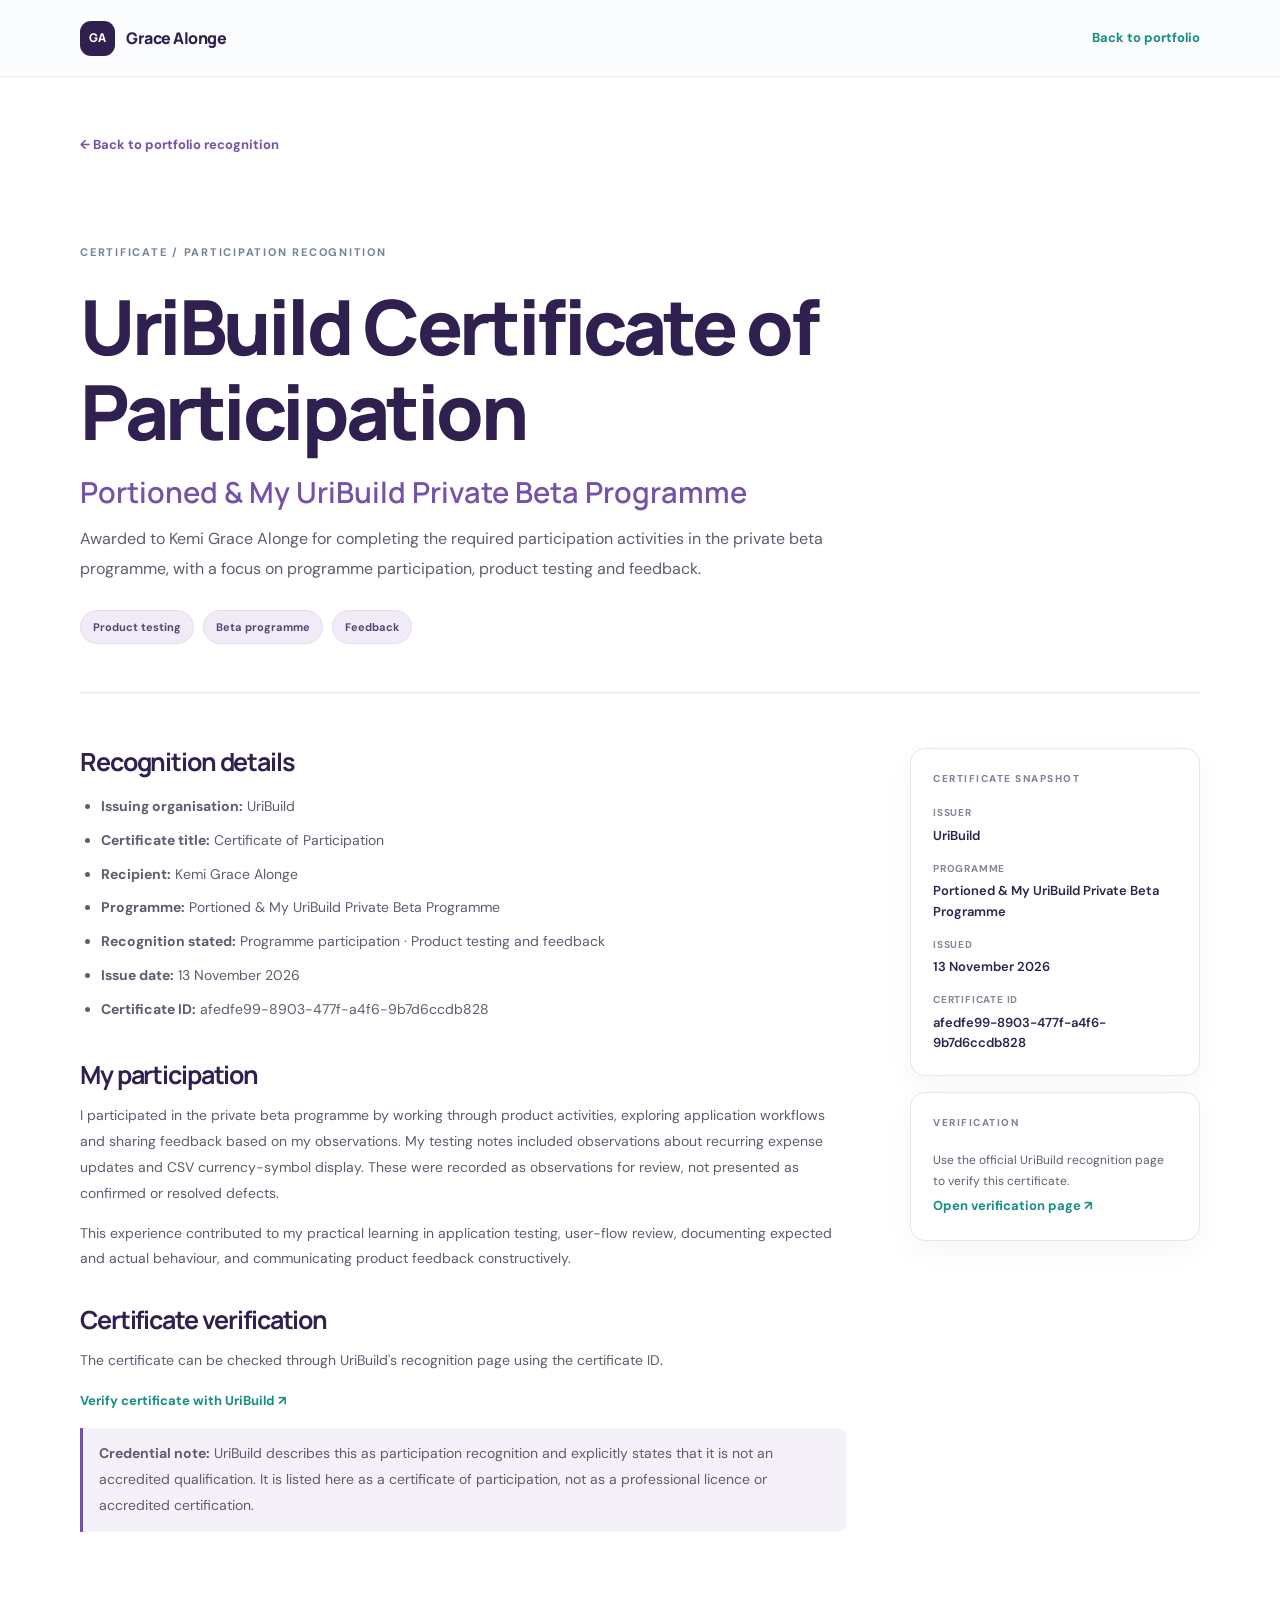
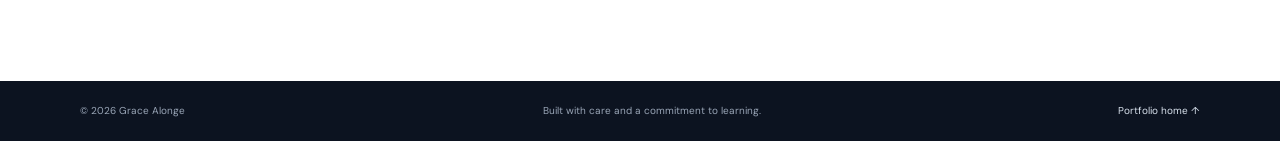
<file: recognition/uribuild-participation.html>
<!doctype html>
<html lang="en">
<head>
  <meta charset="utf-8">
  <meta name="viewport" content="width=device-width, initial-scale=1">
  <meta name="description" content="UriBuild Certificate of Participation awarded to Grace Alonge for the Portioned & My UriBuild Private Beta Programme.">
  <meta name="theme-color" content="#30204f">
  <title>UriBuild Certificate of Participation | Grace Alonge</title>
  <link rel="preconnect" href="https://fonts.googleapis.com">
  <link rel="preconnect" href="https://fonts.gstatic.com" crossorigin>
  <link href="https://fonts.googleapis.com/css2?family=DM+Sans:wght@400;500;600;700&family=Manrope:wght@500;600;700;800&display=swap" rel="stylesheet">
  <link rel="stylesheet" href="../assets/css/style.css">
</head>
<body>
  <header class="site-header">
    <nav class="nav container" aria-label="Main navigation">
      <a class="brand" href="../index.html"><span class="brand-mark">GA</span><span>Grace Alonge</span></a>
      <a class="text-link" href="../index.html#recognition">Back to portfolio</a>
    </nav>
  </header>
  <main class="container project-main">
    <a class="back-link" href="../index.html#recognition">← Back to portfolio recognition</a>
    <section class="project-hero">
      <p class="eyebrow">CERTIFICATE / PARTICIPATION RECOGNITION</p>
      <h1>UriBuild Certificate of Participation</h1>
      <p class="project-intro">Portioned & My UriBuild Private Beta Programme</p>
      <p class="project-summary">Awarded to Kemi Grace Alonge for completing the required participation activities in the private beta programme, with a focus on programme participation, product testing and feedback.</p>
      <div class="project-tags"><span>Product testing</span><span>Beta programme</span><span>Feedback</span></div>
    </section>
    <div class="project-content-grid">
      <article class="project-content">
        <h2>Recognition details</h2>
        <ul>
          <li><strong>Issuing organisation:</strong> UriBuild</li>
          <li><strong>Certificate title:</strong> Certificate of Participation</li>
          <li><strong>Recipient:</strong> Kemi Grace Alonge</li>
          <li><strong>Programme:</strong> Portioned & My UriBuild Private Beta Programme</li>
          <li><strong>Recognition stated:</strong> Programme participation · Product testing and feedback</li>
          <li><strong>Issue date:</strong> 13 November 2026</li>
          <li><strong>Certificate ID:</strong> afedfe99-8903-477f-a4f6-9b7d6ccdb828</li>
        </ul>
        <h2>My participation</h2>
        <p>I participated in the private beta programme by working through product activities, exploring application workflows and sharing feedback based on my observations. My testing notes included observations about recurring expense updates and CSV currency-symbol display. These were recorded as observations for review, not presented as confirmed or resolved defects.</p>
        <p>This experience contributed to my practical learning in application testing, user-flow review, documenting expected and actual behaviour, and communicating product feedback constructively.</p>
        <h2>Certificate verification</h2>
        <p>The certificate can be checked through UriBuild's recognition page using the certificate ID.</p>
        <p><a class="text-link" href="https://uribuild.com/recognition/afedfe99-8903-477f-a4f6-9b7d6ccdb828" target="_blank" rel="noopener noreferrer">Verify certificate with UriBuild ↗</a></p>
        <p class="care-note"><strong>Credential note:</strong> UriBuild describes this as participation recognition and explicitly states that it is not an accredited qualification. It is listed here as a certificate of participation, not as a professional licence or accredited certification.</p>
      </article>
      <aside class="project-sidebar">
        <div class="detail-card">
          <p class="detail-label">CERTIFICATE SNAPSHOT</p>
          <dl>
            <dt>Issuer</dt><dd>UriBuild</dd>
            <dt>Programme</dt><dd>Portioned & My UriBuild Private Beta Programme</dd>
            <dt>Issued</dt><dd>13 November 2026</dd>
            <dt>Certificate ID</dt><dd>afedfe99-8903-477f-a4f6-9b7d6ccdb828</dd>
          </dl>
        </div>
        <div class="detail-card">
          <p class="detail-label">VERIFICATION</p>
          <p class="sidebar-copy">Use the official UriBuild recognition page to verify this certificate.</p>
          <a class="sidebar-link" href="https://uribuild.com/recognition/afedfe99-8903-477f-a4f6-9b7d6ccdb828" target="_blank" rel="noopener noreferrer">Open verification page ↗</a>
        </div>
      </aside>
    </div>
  </main>
  <footer class="site-footer"><div class="container footer-inner"><span>© <span id="year"></span> Grace Alonge</span><span>Built with care and a commitment to learning.</span><a href="../index.html">Portfolio home ↑</a></div></footer>
  <script>document.getElementById('year').textContent = new Date().getFullYear();</script>
</body>
</html>
</file>
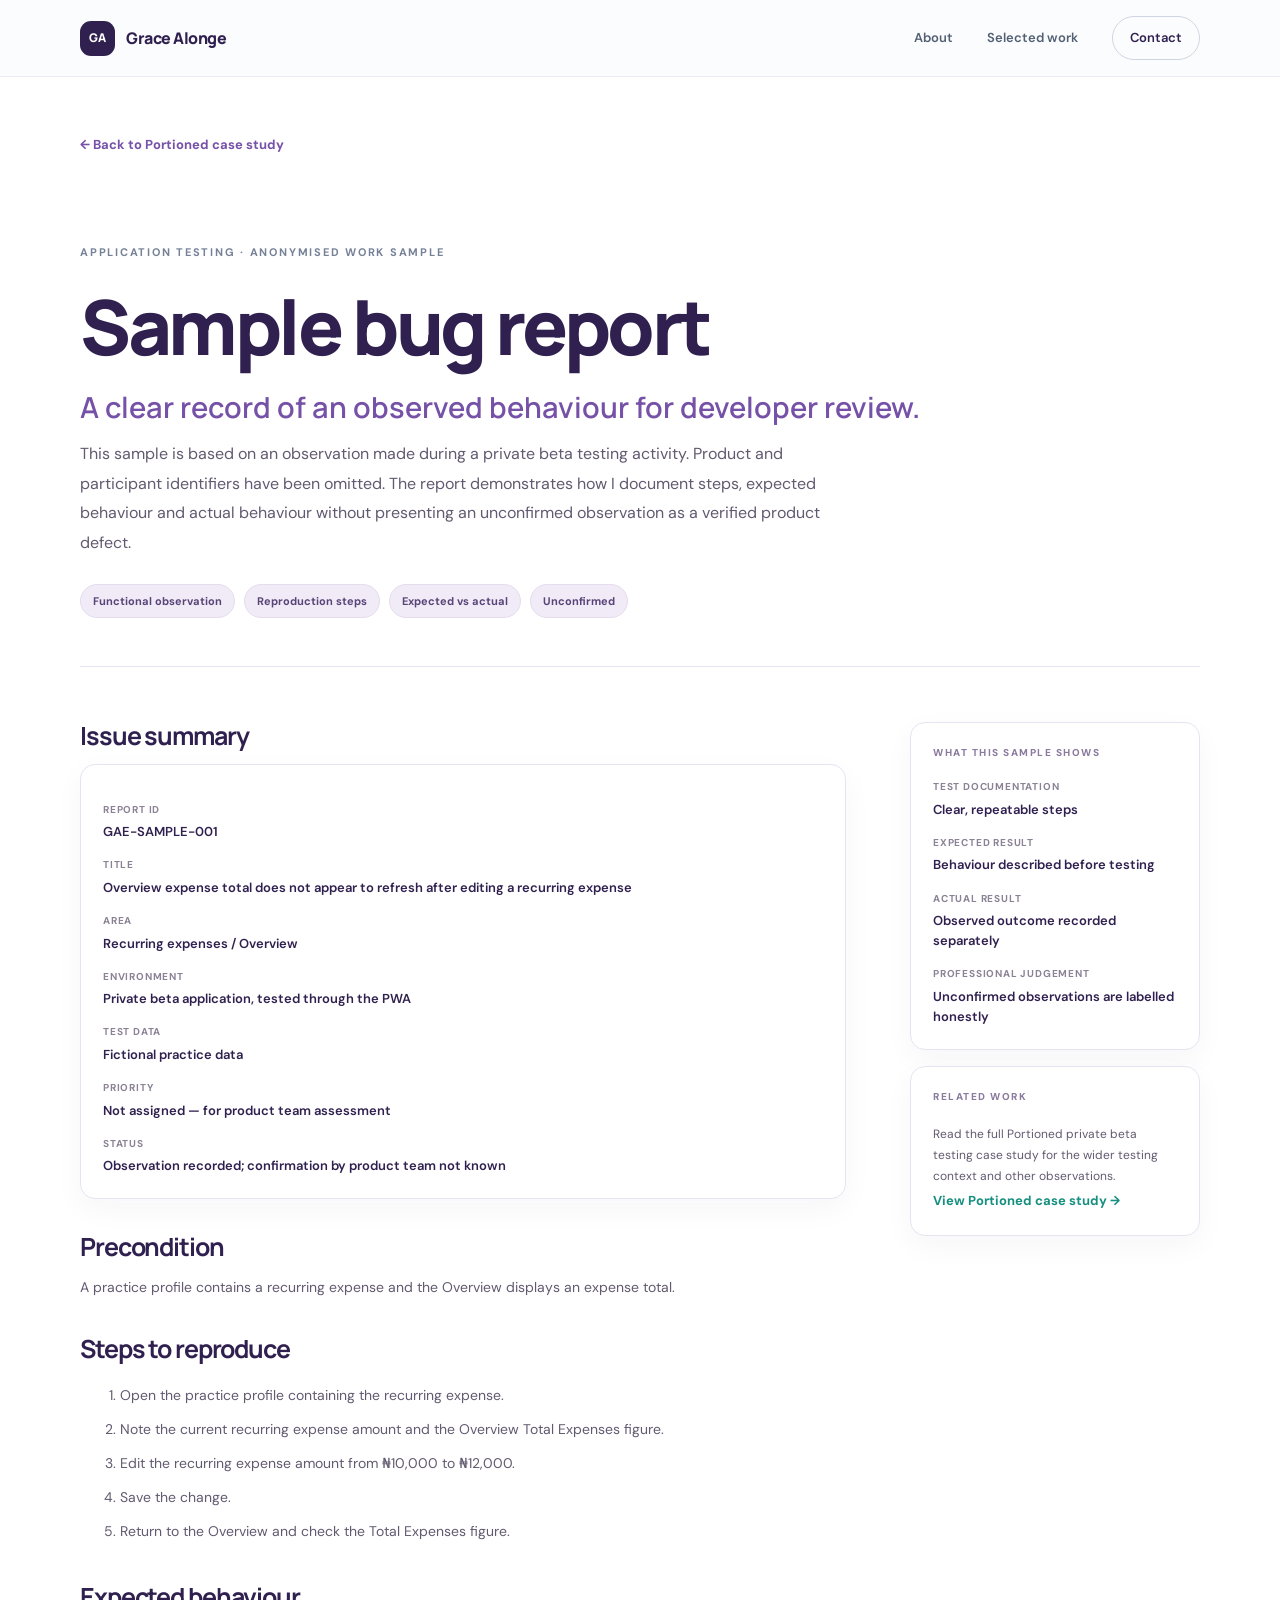
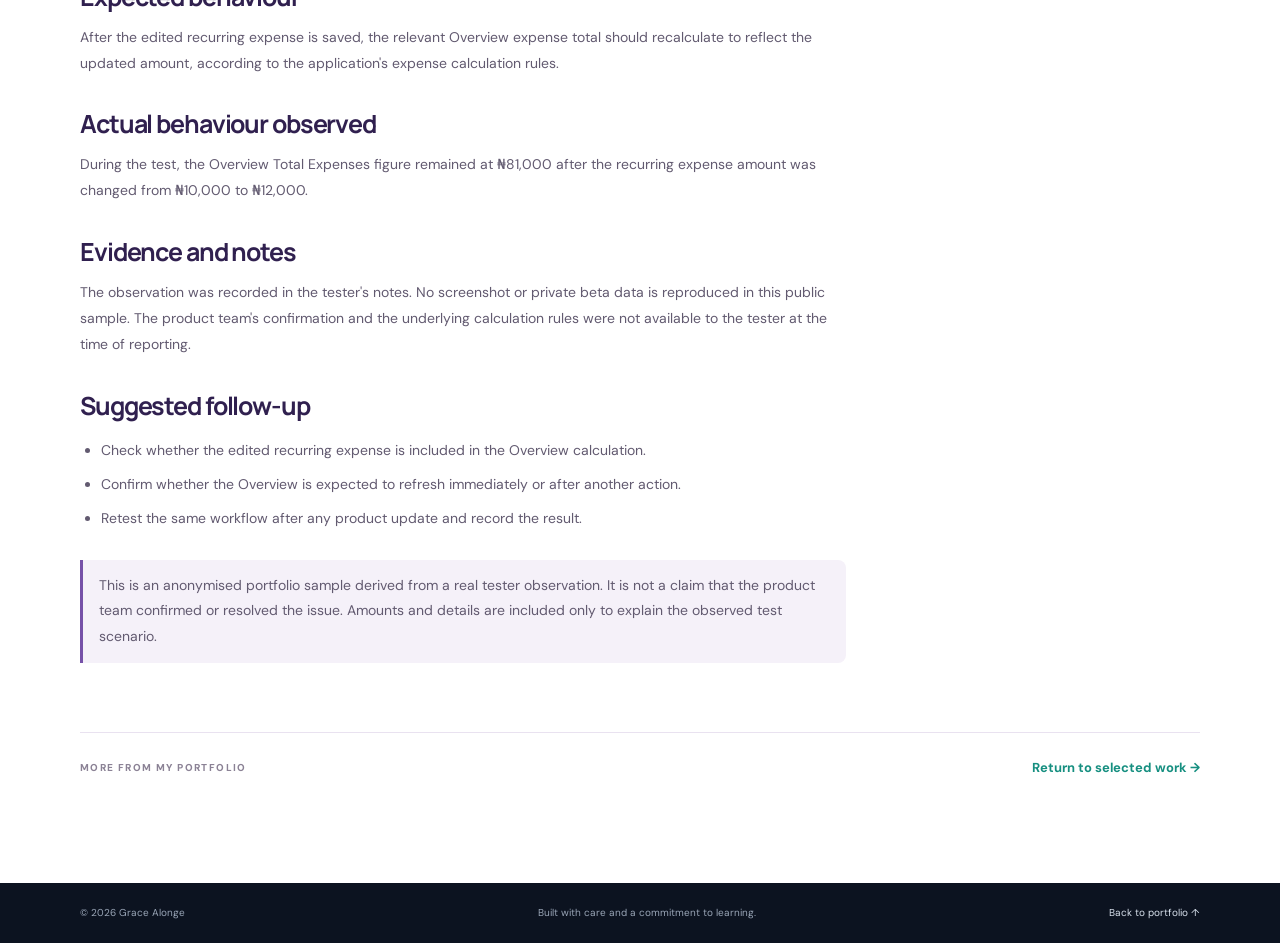
<file: projects/portioned/sample-bug-report.html>
<!doctype html>
<html lang="en">
<head>
  <meta charset="utf-8">
  <meta name="viewport" content="width=device-width, initial-scale=1">
  <meta name="description" content="An anonymised sample bug report based on a Portioned private beta testing observation by Grace Alonge.">
  <title>Sample Bug Report | Grace Alonge</title>
  <link rel="preconnect" href="https://fonts.googleapis.com">
  <link rel="preconnect" href="https://fonts.gstatic.com" crossorigin>
  <link href="https://fonts.googleapis.com/css2?family=DM+Sans:wght@400;500;600;700&family=Manrope:wght@500;600;700;800&display=swap" rel="stylesheet">
  <link rel="stylesheet" href="../../assets/css/style.css">
</head>
<body class="project-page">
  <header class="site-header"><nav class="nav container" aria-label="Main navigation">
    <a class="brand" href="../../index.html"><span class="brand-mark">GA</span><span>Grace Alonge</span></a>
    <div class="nav-links project-nav"><a href="../../index.html#about">About</a><a href="../../index.html#work">Selected work</a><a href="../../index.html#contact" class="nav-contact">Contact</a></div>
  </nav></header>
  <main id="main" class="project-main container">
    <a class="back-link" href="index.html">← Back to Portioned case study</a>
    <section class="project-hero">
      <p class="eyebrow">APPLICATION TESTING · ANONYMISED WORK SAMPLE</p>
      <h1>Sample bug report</h1>
      <p class="project-intro">A clear record of an observed behaviour for developer review.</p>
      <p class="project-summary">This sample is based on an observation made during a private beta testing activity. Product and participant identifiers have been omitted. The report demonstrates how I document steps, expected behaviour and actual behaviour without presenting an unconfirmed observation as a verified product defect.</p>
      <div class="project-tags"><span>Functional observation</span><span>Reproduction steps</span><span>Expected vs actual</span><span>Unconfirmed</span></div>
    </section>
    <section class="project-content-grid">
      <article class="project-content">
        <h2>Issue summary</h2>
        <div class="detail-card">
          <dl>
            <dt>Report ID</dt><dd>GAE-SAMPLE-001</dd>
            <dt>Title</dt><dd>Overview expense total does not appear to refresh after editing a recurring expense</dd>
            <dt>Area</dt><dd>Recurring expenses / Overview</dd>
            <dt>Environment</dt><dd>Private beta application, tested through the PWA</dd>
            <dt>Test data</dt><dd>Fictional practice data</dd>
            <dt>Priority</dt><dd>Not assigned — for product team assessment</dd>
            <dt>Status</dt><dd>Observation recorded; confirmation by product team not known</dd>
          </dl>
        </div>
        <h2>Precondition</h2>
        <p>A practice profile contains a recurring expense and the Overview displays an expense total.</p>
        <h2>Steps to reproduce</h2>
        <ol>
          <li>Open the practice profile containing the recurring expense.</li>
          <li>Note the current recurring expense amount and the Overview Total Expenses figure.</li>
          <li>Edit the recurring expense amount from ₦10,000 to ₦12,000.</li>
          <li>Save the change.</li>
          <li>Return to the Overview and check the Total Expenses figure.</li>
        </ol>
        <h2>Expected behaviour</h2>
        <p>After the edited recurring expense is saved, the relevant Overview expense total should recalculate to reflect the updated amount, according to the application's expense calculation rules.</p>
        <h2>Actual behaviour observed</h2>
        <p>During the test, the Overview Total Expenses figure remained at ₦81,000 after the recurring expense amount was changed from ₦10,000 to ₦12,000.</p>
        <h2>Evidence and notes</h2>
        <p>The observation was recorded in the tester's notes. No screenshot or private beta data is reproduced in this public sample. The product team's confirmation and the underlying calculation rules were not available to the tester at the time of reporting.</p>
        <h2>Suggested follow-up</h2>
        <ul>
          <li>Check whether the edited recurring expense is included in the Overview calculation.</li>
          <li>Confirm whether the Overview is expected to refresh immediately or after another action.</li>
          <li>Retest the same workflow after any product update and record the result.</li>
        </ul>
        <p class="care-note">This is an anonymised portfolio sample derived from a real tester observation. It is not a claim that the product team confirmed or resolved the issue. Amounts and details are included only to explain the observed test scenario.</p>
      </article>
      <aside class="project-sidebar">
        <div class="detail-card"><p class="detail-label">WHAT THIS SAMPLE SHOWS</p><dl><dt>Test documentation</dt><dd>Clear, repeatable steps</dd><dt>Expected result</dt><dd>Behaviour described before testing</dd><dt>Actual result</dt><dd>Observed outcome recorded separately</dd><dt>Professional judgement</dt><dd>Unconfirmed observations are labelled honestly</dd></dl></div>
        <div class="detail-card"><p class="detail-label">RELATED WORK</p><p class="sidebar-copy">Read the full Portioned private beta testing case study for the wider testing context and other observations.</p><a class="sidebar-link" href="index.html">View Portioned case study →</a></div>
      </aside>
    </section>
    <div class="project-next"><span>MORE FROM MY PORTFOLIO</span><a href="../../index.html#work">Return to selected work →</a></div>
  </main>
  <footer class="site-footer"><div class="container footer-inner"><span>© 2026 Grace Alonge</span><span>Built with care and a commitment to learning.</span><a href="../../index.html#work">Back to portfolio ↑</a></div></footer>
</body>
</html>
</file>
<file: assets/css/style.css>
:root{--ink:#30204f;--muted:#625a70;--navy:#30204f;--navy2:#443064;--teal:#168f80;--blue:#9b83c5;--violet:#7651a8;--paper:#ffffff;--line:#e9e2f0;--white:#fff;--radius:22px}*{box-sizing:border-box}html{scroll-behavior:smooth;scroll-padding-top:90px}body{margin:0;background:var(--paper);color:var(--ink);font-family:"DM Sans",sans-serif;line-height:1.65}a{color:inherit;text-decoration:none}.container{width:min(1120px,calc(100% - 48px));margin-inline:auto}.section{padding:104px 0}.site-header{position:sticky;top:0;z-index:20;background:rgba(251,252,254,.92);backdrop-filter:blur(16px);border-bottom:1px solid rgba(231,235,241,.8)}.nav{height:76px;display:flex;align-items:center;justify-content:space-between}.brand{display:flex;align-items:center;gap:11px;font-family:Manrope,sans-serif;font-weight:800;letter-spacing:-.03em}.brand-mark{width:35px;height:35px;display:grid;place-items:center;border-radius:11px;background:var(--navy);color:white;font-size:12px;letter-spacing:0}.nav-links{display:flex;align-items:center;gap:34px;font-size:13px;font-weight:600;color:#536074}.nav-links a:hover,.text-link:hover{color:#168e82}.nav-contact{padding:10px 17px;border:1px solid #cfd6e1;border-radius:30px;color:var(--ink)}.menu-toggle{display:none}.hero{min-height:620px;display:grid;grid-template-columns:1.05fr .95fr;align-items:center;gap:60px;padding-top:80px;padding-bottom:90px}.eyebrow{font-size:11px;letter-spacing:.16em;font-weight:700;color:#758196;margin:0 0 20px;display:flex;align-items:center;gap:10px}.eyebrow-line{width:24px;height:2px;background:var(--teal)}h1,h2,h3{font-family:Manrope,sans-serif;letter-spacing:-.045em;line-height:1.12;margin:0}h1{font-size:clamp(43px,5.4vw,68px);max-width:650px;font-weight:800}h1 span{color:#7651a8}.hero-lede{font-size:17px;line-height:1.8;color:var(--muted);max-width:550px;margin:26px 0 30px}.hero-actions{display:flex;align-items:center;gap:25px}.button{display:inline-flex;align-items:center;gap:22px;padding:14px 20px;border-radius:9px;font-size:13px;font-weight:700}.button-primary{background:var(--navy);color:white;box-shadow:0 8px 22px #1720331c}.button-primary:hover{background:#263957}.text-link{font-size:13px;font-weight:700;color:#168f80}.hero-note{font-size:11px;color:#8993a2;margin-top:28px;letter-spacing:.04em}.hero-art{position:relative;min-height:420px;display:grid;place-items:center}.orbit{position:absolute;border:1px solid #dce5ed;border-radius:50%;transform:rotate(-25deg)}.orbit-one{width:410px;height:300px;}.orbit-two{width:470px;height:350px;transform:rotate(35deg);border-color:#e6eaf1}.hero-card{position:relative;z-index:1;width:min(390px,100%);padding:27px 28px 20px;background:white;border:1px solid #e9edf3;border-radius:19px;box-shadow:0 25px 70px #25345116}.card-kicker{font-size:10px;letter-spacing:.15em;color:#8a95a5;font-weight:700}.focus-row{display:flex;align-items:center;gap:15px;padding:20px 0;border-bottom:1px solid #edf0f4}.focus-icon{width:37px;height:37px;border-radius:11px;display:grid;place-items:center;font-size:11px;font-weight:800}.icon-blue{background:#edf3ff;color:#4c7bd4}.icon-teal{background:#e8f8f5;color:#168e82}.icon-violet{background:#f1edff;color:#8069d2}.focus-row strong,.focus-row small{display:block}.focus-row strong{font-size:13px}.focus-row small{font-size:11px;color:#8b95a4;margin-top:3px}.card-bottom{padding-top:18px;font-size:10px;color:#8490a0;display:flex;align-items:center;gap:8px}.pulse{width:7px;height:7px;border-radius:50%;background:#2eb99f;box-shadow:0 0 0 4px #e3f7f2}.decor{position:absolute;color:var(--teal);font-size:27px}.decor-a{top:47px;right:45px}.decor-b{bottom:52px;left:40px;color:#d6ae58}.intro-strip{background:var(--navy);color:white;padding:48px 0}.intro-inner{display:flex;align-items:center;justify-content:space-between;gap:50px}.intro-inner p{font-size:10px;letter-spacing:.17em;color:#94a3b8;font-weight:700}.intro-inner h2{font-size:clamp(20px,2.5vw,30px);max-width:760px;line-height:1.35}.section-heading{margin-bottom:45px}.section-heading h2{font-size:clamp(32px,4vw,46px)}.about-grid{display:grid;grid-template-columns:1fr 1fr;gap:90px}.about-lede{font-family:Manrope,sans-serif;font-size:25px;line-height:1.5;font-weight:600;letter-spacing:-.03em;margin:0}.about-detail p{color:var(--muted);font-size:14px;margin:0 0 17px}.about-detail .text-link{display:inline-block;margin-top:7px}.work-section{background:#f5f1f9}.heading-row{display:flex;justify-content:space-between;align-items:end;gap:40px}.heading-aside{max-width:360px;color:var(--muted);font-size:13px;margin:0 0 4px}.project-grid{display:grid;grid-template-columns:1.12fr 1fr 1fr;gap:20px;align-items:stretch}.project-card{background:white;border:1px solid #e7ebf1;border-radius:16px;overflow:hidden;display:flex;flex-direction:column}.project-visual{height:225px;position:relative;display:grid;place-items:center;overflow:hidden}.visual-qubwatch{background:linear-gradient(135deg,#17243a,#2d4567)}.visual-portioned{background:linear-gradient(135deg,#e6f4f2,#d7e8f0)}.visual-operations{background:linear-gradient(135deg,#fff4de,#f3e7c9)}.visual-label{position:absolute;top:18px;left:18px;color:#ffffffb8;font-size:8px;letter-spacing:.13em;font-weight:700}.visual-portioned .visual-label,.visual-operations .visual-label{color:#66758c}.mock-window{width:76%;height:135px;background:#f8fafc;border-radius:9px;box-shadow:0 15px 35px #0003;overflow:hidden}.mock-top{height:24px;background:#e7ecf2;display:flex;align-items:center;gap:4px;padding:0 8px;font-size:7px;color:#526078}.mock-top i{width:5px;height:5px;border-radius:50%;background:#a8b2c0}.mock-top span{margin-left:8px}.mock-content{display:flex;height:111px}.mock-sidebar{width:22%;background:#23334e}.mock-main{padding:13px;width:78%}.mock-main>b{display:inline-block;width:28%;height:18px;background:#e2e8f0;border-radius:3px;margin-right:5px}.mock-bars{height:35px;display:flex;align-items:end;gap:6px;margin-top:8px}.mock-bars i{width:14%;background:#4ab8ad;border-radius:2px 2px 0 0}.mock-bars i:nth-child(1){height:35%}.mock-bars i:nth-child(2){height:80%}.mock-bars i:nth-child(3){height:55%}.mock-bars i:nth-child(4){height:100%}.mock-alert{height:8px;background:#f4d8a3;border-radius:3px;margin-top:7px}.phone-mock{width:88px;height:166px;border:5px solid #293b4b;border-radius:17px;background:#fff;position:relative;padding:22px 9px 9px;box-shadow:0 15px 30px #1b354522}.phone-notch{position:absolute;top:4px;left:30px;width:22px;height:5px;background:#293b4b;border-radius:5px}.phone-title{font-size:8px;font-weight:700}.phone-balance{height:31px;background:#e8f7f2;border-radius:5px;margin-top:8px}.phone-line{height:5px;background:#e9edf2;border-radius:4px;margin-top:7px}.phone-line.short{width:65%}.phone-tile{height:20px;background:#f0f3f7;border-radius:4px;margin-top:8px}.check-stamp{position:absolute;right:26%;bottom:32px;width:32px;height:32px;border-radius:50%;background:#168f80;color:white;display:grid;place-items:center;border:3px solid #e8f8f5;font-weight:800}.ops-window{width:76%;height:135px;background:#fff;border-radius:8px;box-shadow:0 15px 30px #25345120;display:flex;overflow:hidden}.ops-sidebar{width:22%;background:#7651a8}.ops-main{padding:14px;width:78%}.ops-heading{height:9px;width:55%;background:#d8d9e9;border-radius:4px;margin-bottom:12px}.ops-block{height:23px;background:#f0f1f7;border-radius:4px;margin-bottom:7px}.ops-block.small{height:13px;width:70%}.ops-chart{height:31px;display:flex;gap:5px;align-items:end}.ops-chart i{width:13%;background:#d6ae58;border-radius:2px 2px 0 0}.ops-chart i:nth-child(1){height:40%}.ops-chart i:nth-child(2){height:80%}.ops-chart i:nth-child(3){height:60%}.ops-chart i:nth-child(4){height:100%}.ops-chart i:nth-child(5){height:70%}.project-info{padding:22px;display:flex;flex-direction:column;flex:1}.project-meta{display:flex;justify-content:space-between;color:#8993a2;font-size:9px;text-transform:uppercase;letter-spacing:.09em;font-weight:700}.project-info h3{font-size:23px;margin:15px 0 10px}.project-info>p{font-size:12px;color:var(--muted);line-height:1.7;margin:0 0 13px}.project-info .contribution{font-size:11px}.contribution strong{color:#3d4a5d}.project-info .text-link{margin-top:auto;padding-top:9px}.work-footnote{font-size:11px;color:#7b8797;margin:22px 0 0}.service-list{border-top:1px solid var(--line)}.service-item{display:grid;grid-template-columns:70px 1fr 30px;align-items:center;gap:20px;padding:25px 0;border-bottom:1px solid var(--line)}.service-number{font-size:11px;color:#8993a2;font-weight:700}.service-item h3{font-size:18px;margin-bottom:6px}.service-item p{font-size:12px;color:var(--muted);margin:0}.service-arrow{color:#238f85;font-size:20px}.contact-section{background:var(--navy);color:white;padding:85px 0}.contact-inner{display:flex;justify-content:space-between;align-items:center;gap:60px}.contact-inner .eyebrow{color:#a3afc0}.contact-inner h2{font-size:clamp(38px,5vw,58px)}.contact-inner>div:first-child>p:last-child{max-width:430px;color:#aeb9c8;font-size:13px;margin-top:20px}.contact-links{width:min(330px,100%);border-top:1px solid #ffffff2b}.contact-links a{display:flex;justify-content:space-between;padding:17px 0;border-bottom:1px solid #ffffff2b;font-size:13px;color:#e7edf5}.contact-links a span{color:var(--teal)}.site-footer{background:#0c1320;color:#9aa6b7;padding:22px 0;font-size:10px}.footer-inner{display:flex;justify-content:space-between;gap:20px}.footer-inner a{color:#d9e2ed}.skip-link{position:absolute;left:-999px;top:8px;background:white;padding:10px;z-index:99}.skip-link:focus{left:8px}@media(max-width:850px){.hero{gap:20px;grid-template-columns:1fr  .85fr}.hero-art{transform:scale(.9)}.project-grid{grid-template-columns:1fr 1fr}.project-featured{grid-column:span 2}.about-grid{gap:40px}.intro-inner{align-items:flex-start;flex-direction:column;gap:8px}.intro-inner p{margin-bottom:0}}@media(max-width:620px){.container{width:min(100% - 36px,520px)}.section{padding:72px 0}.nav{height:66px}.menu-toggle{display:flex;flex-direction:column;gap:5px;border:0;background:transparent;padding:9px}.menu-toggle span{width:22px;height:2px;background:var(--ink)}.nav-links{display:none;position:absolute;top:65px;left:0;right:0;padding:20px 24px 24px;background:var(--paper);border-bottom:1px solid var(--line);flex-direction:column;align-items:flex-start;gap:18px}.nav-links.open{display:flex}.hero{display:block;padding-top:72px;padding-bottom:45px;min-height:0}.hero-lede{font-size:15px}.hero-art{min-height:350px;margin-top:20px;transform:none}.orbit-one{width:320px;height:250px}.orbit-two{width:350px;height:290px}.hero-card{width:min(350px,95%);padding:22px}.focus-row{padding:15px 0}.intro-strip{padding:35px 0}.intro-inner h2{font-size:23px}.section-heading{margin-bottom:30px}.about-grid{grid-template-columns:1fr;gap:22px}.about-lede{font-size:22px}.heading-row{display:block}.heading-aside{margin-top:17px}.project-grid{grid-template-columns:1fr}.project-featured{grid-column:auto}.project-visual{height:210px}.service-item{grid-template-columns:34px 1fr 20px;gap:12px;padding:21px 0}.service-item h3{font-size:16px}.contact-inner{display:block}.contact-links{margin-top:35px}.contact-section{padding:70px 0}.footer-inner{flex-direction:column;gap:8px}.footer-inner span:nth-child(2){order:3}}

/* Profile portrait hero layout */
.hero{grid-template-columns:1.12fr .88fr;gap:64px}
.hero-photo-wrap{position:relative;justify-self:end;width:100%;max-width:320px;padding:16px 16px 46px 0}
.hero-photo{position:relative;z-index:2;display:block;width:100%;aspect-ratio:1/1;object-fit:cover;object-position:center 28%;border-radius:18px;box-shadow:0 22px 55px rgba(48,32,79,.18)}
.photo-accent{position:absolute;display:block;border-radius:18px}
.photo-accent-one{z-index:1;inset:0 0 28px 22px;background:#e8def4}
.photo-accent-two{z-index:0;width:84px;height:84px;right:-20px;top:-18px;border:2px solid #d6ae58;border-radius:50%}
.photo-caption{position:absolute;z-index:3;right:0;bottom:0;margin:0;padding:11px 15px;background:#30204f;color:#fff;border-radius:10px;font-size:10px;letter-spacing:.04em;box-shadow:0 8px 22px rgba(48,32,79,.16)}
@media(max-width:850px){.hero{grid-template-columns:1fr .78fr;gap:28px}.hero-photo-wrap{max-width:280px}}
@media(max-width:620px){.hero{display:grid;grid-template-columns:1fr;gap:18px}.hero-photo-wrap{justify-self:center;width:min(72%,240px);max-width:240px;padding:12px 12px 42px 0;margin:12px auto 8px}.photo-caption{font-size:9px;right:-8px}.photo-accent-two{width:62px;height:62px;right:-12px;top:-10px}}


/* Designed project detail pages */
.project-main{padding-top:54px;padding-bottom:80px}
.back-link{display:inline-block;color:#7651a8;font-size:13px;font-weight:700;margin-bottom:36px}
.project-hero{padding:52px 0 48px;border-bottom:1px solid var(--line)}
.project-hero .eyebrow{margin-bottom:22px}
.project-hero h1{font-size:clamp(44px,7vw,76px);max-width:850px}
.project-intro{font:600 clamp(20px,3vw,29px)/1.4 Manrope,sans-serif;color:#7651a8;margin:18px 0 12px}
.project-summary{max-width:780px;color:var(--muted);font-size:16px;line-height:1.85;margin:0}
.project-tags{display:flex;flex-wrap:wrap;gap:9px;margin-top:26px}
.project-tags span{background:#f1ebf8;border:1px solid #e5dced;border-radius:30px;padding:7px 12px;color:#594477;font-size:11px;font-weight:700}
.project-content-grid{display:grid;grid-template-columns:minmax(0,1fr) 290px;gap:64px;padding:55px 0}
.project-content h2{font-size:25px;margin:34px 0 14px}
.project-content h2:first-child{margin-top:0}
.project-content p,.project-content li{font-size:14px;color:var(--muted);line-height:1.85}
.project-content ul{padding-left:21px;margin:12px 0 24px}
.project-content li{padding:4px 0}
.project-sidebar{display:flex;flex-direction:column;gap:16px}
.detail-card{border:1px solid var(--line);border-radius:15px;padding:22px;background:#fff;box-shadow:0 10px 30px rgba(48,32,79,.04);align-self:start;width:100%}
.detail-label{font-size:10px;letter-spacing:.15em;font-weight:800;color:#8a7a9e;margin:0 0 18px}
.detail-card dl{margin:0}
.detail-card dt{font-size:10px;text-transform:uppercase;letter-spacing:.08em;color:#8b8295;font-weight:700;margin-top:15px}
.detail-card dd{font-size:13px;color:var(--ink);font-weight:600;margin:4px 0 0;line-height:1.55}
.sidebar-link{font-size:13px;color:#168f80;font-weight:700;line-height:1.6}
.sidebar-copy{font-size:12px;color:var(--muted);line-height:1.75;margin:0}
.observation-list{border-top:1px solid var(--line)}
.observation-list>div{display:grid;grid-template-columns:38px 1fr;gap:12px;padding:16px 0;border-bottom:1px solid var(--line)}
.observation-number{font-size:11px;color:#7651a8;font-weight:800;padding-top:3px}
.observation-list p{margin:0}
.observation-list strong{color:var(--ink)}
.care-note{background:#f5f1f9;border-left:3px solid #7651a8;padding:13px 16px;border-radius:0 8px 8px 0}
.project-next{display:flex;justify-content:space-between;align-items:center;gap:20px;padding:24px 0;border-top:1px solid var(--line)}
.project-next span{font-size:10px;letter-spacing:.14em;color:#8b8295;font-weight:800}
.project-next a{font-size:13px;color:#168f80;font-weight:700}
@media(max-width:760px){.project-content-grid{grid-template-columns:1fr;gap:28px;padding:38px 0}.project-sidebar{display:grid;grid-template-columns:1fr 1fr}.project-hero{padding-top:34px}.project-next{align-items:flex-start;flex-direction:column}}
@media(max-width:520px){.project-main{padding-top:32px}.project-sidebar{grid-template-columns:1fr}.project-content h2{font-size:22px}.project-summary{font-size:14px}}


/* Project evidence screenshots */
.project-screenshot{margin:18px 0 34px;padding:12px;border:1px solid var(--line);border-radius:16px;background:#fff;box-shadow:0 10px 30px rgba(48,32,79,.06)}
.project-screenshot img{display:block;width:100%;height:auto;border-radius:9px}
.project-screenshot figcaption{padding:12px 4px 2px;color:var(--muted);font-size:12px;line-height:1.7}


/* Featured Grace App Testing Engagements service row */
.service-item.service-featured{margin:0 0 12px;padding:22px 22px;background:#f5f1f9;border:1px solid #e7dff0;border-radius:14px;grid-template-columns:70px 1fr 30px}
.service-featured .service-number{color:#7651a8}
.service-kicker{font-size:9px!important;letter-spacing:.15em;font-weight:800;text-transform:uppercase;color:#7651a8!important;margin:0 0 7px!important}
.service-featured h3{font-size:20px}
.service-featured p:not(.service-kicker){max-width:660px;margin:7px 0 10px}
.service-feature-link{display:inline-flex;align-items:center;gap:8px;font-size:12px;font-weight:800;color:#168f80}
.service-feature-link:hover{text-decoration:underline}
@media(max-width:620px){.service-item.service-featured{grid-template-columns:34px 1fr 20px;padding:18px 14px}.service-featured h3{font-size:17px}}


/* Accessibility and responsive polish */
:where(a, button):focus-visible{outline:3px solid #168f80;outline-offset:4px;border-radius:4px}
.service-featured{transition:background-color .18s ease,border-color .18s ease}
.service-featured:hover{background:#f1ebf8;border-color:#d9cbe8}
@media(max-width:620px){
  .service-featured .service-feature-link{line-height:1.55}
  .service-featured .service-arrow{align-self:start;padding-top:2px}
}
@media(prefers-reduced-motion:reduce){
  html{scroll-behavior:auto}
  *,*::before,*::after{scroll-behavior:auto!important;transition:none!important}
}


/* Media-led professional services */
.service-media-grid{display:grid;grid-template-columns:repeat(3,minmax(0,1fr));gap:20px;align-items:stretch}
.service-media-card{min-width:0;overflow:hidden;border:1px solid #e7dff0;border-radius:16px;background:#fff;display:flex;flex-direction:column}
.service-media-featured{grid-column:1/-1;display:grid;grid-template-columns:minmax(260px,.9fr) 1.1fr;min-height:250px;background:#faf8fc}
.service-media-image,.service-illustration{height:190px;position:relative;display:block;overflow:hidden;background:#f3edf9}
.service-media-featured .service-media-image{height:100%;min-height:250px}
.service-media-image img{display:block;width:100%;height:100%;object-fit:cover;transition:transform .25s ease}
.service-media-image:hover img{transform:scale(1.025)}
.media-label{position:absolute;left:14px;bottom:13px;padding:6px 9px;border-radius:5px;background:rgba(48,32,79,.88);color:#fff;font-size:9px;font-weight:800;letter-spacing:.1em}
.service-media-copy{padding:19px 20px 21px;display:flex;flex-direction:column;align-items:flex-start;flex:1}
.service-media-featured .service-media-copy{justify-content:center;padding:26px 30px}
.service-media-copy h3{font-size:18px;margin:0 0 9px}
.service-media-featured .service-media-copy h3{font-size:clamp(21px,2.5vw,27px)}
.service-media-copy p{font-size:12px;line-height:1.75;color:var(--muted);margin:0 0 13px}
.service-media-copy .service-proof{font-size:11px;color:#594477;background:#f1ebf8;border-left:3px solid #7651a8;padding:8px 10px;margin:0 0 14px}
.service-media-copy .text-link,.service-media-copy .service-feature-link{margin-top:auto;padding-top:7px}
.service-illustration svg{display:block;width:100%;height:100%}
@media(max-width:850px){.service-media-grid{grid-template-columns:repeat(2,minmax(0,1fr))}.service-media-featured{grid-column:1/-1}}
@media(max-width:620px){.service-media-grid{grid-template-columns:1fr;gap:15px}.service-media-featured{grid-column:auto;grid-template-columns:1fr}.service-media-featured .service-media-image{height:190px;min-height:0}.service-media-featured .service-media-copy{padding:20px}.service-media-image{height:185px}.service-media-copy{padding:18px}.service-media-featured .service-media-copy h3{font-size:21px}}
@media(prefers-reduced-motion:reduce){.service-media-image img{transition:none}}
</file>
